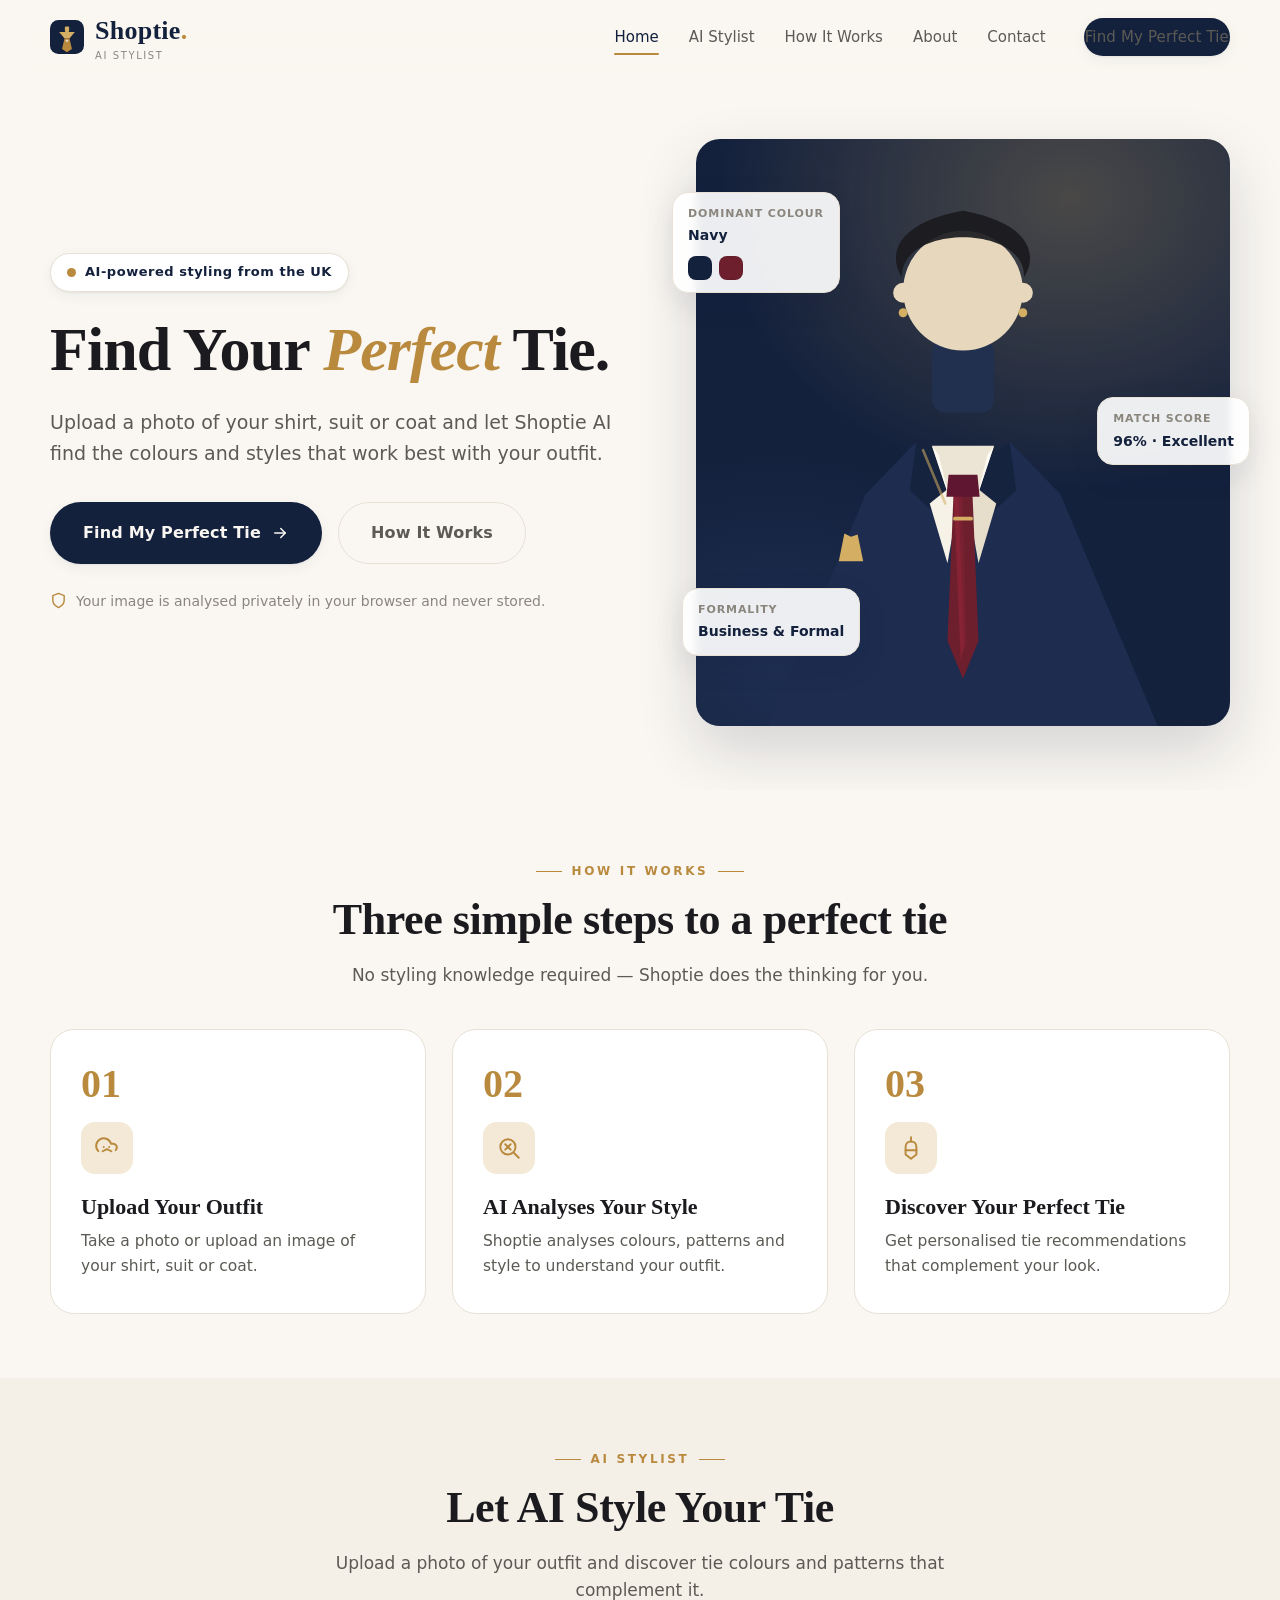
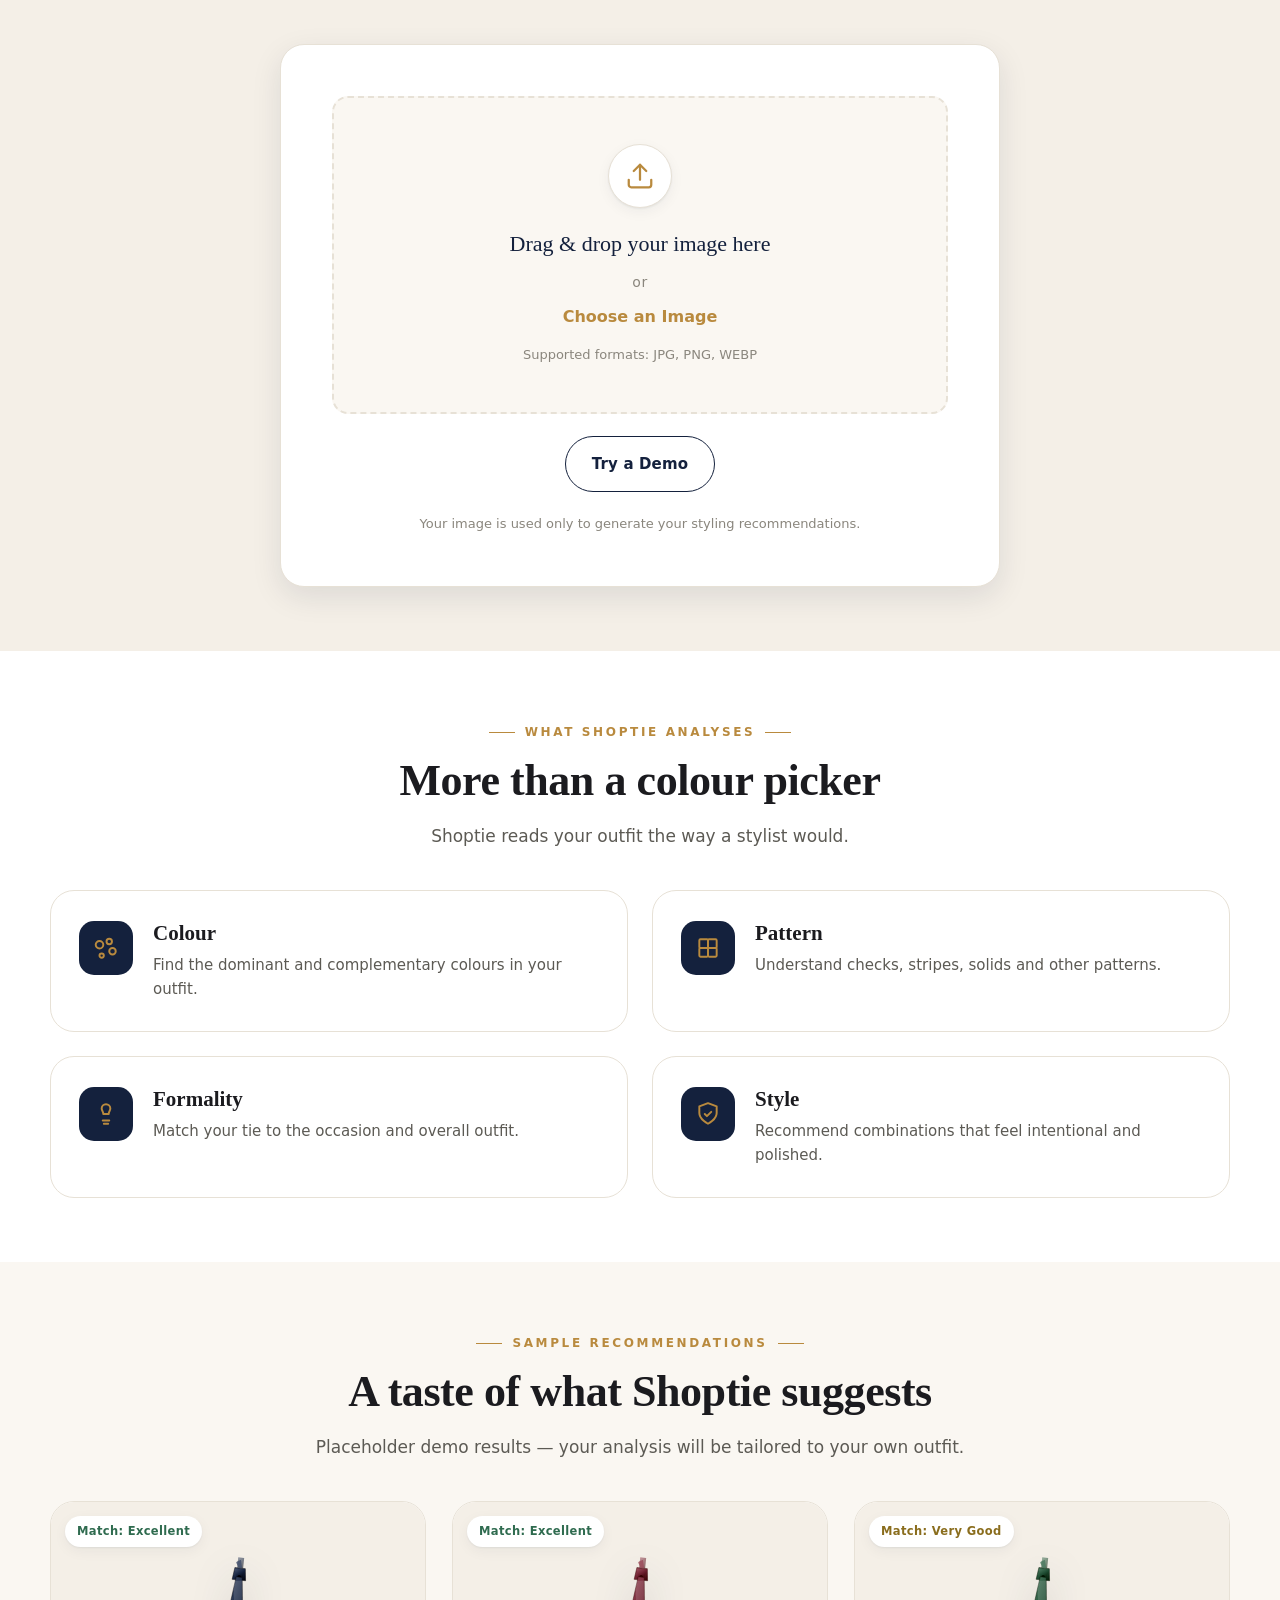
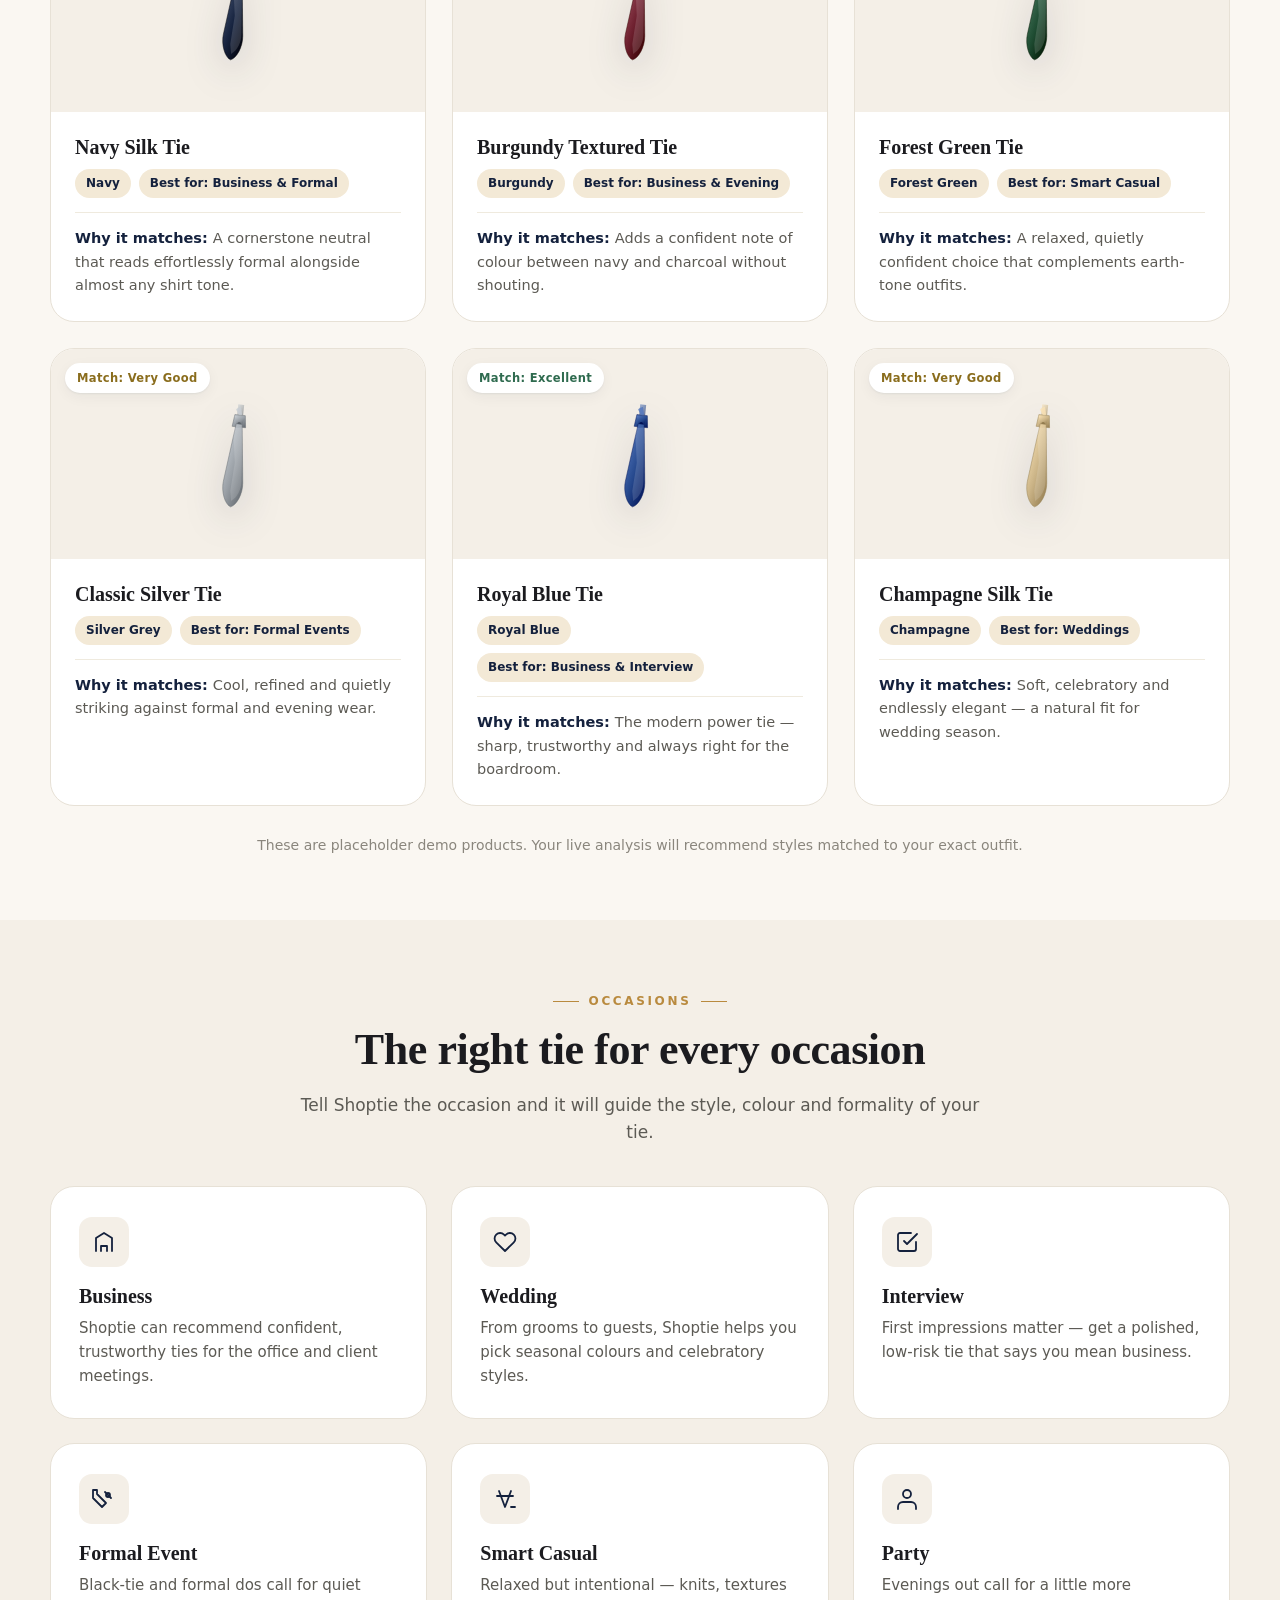
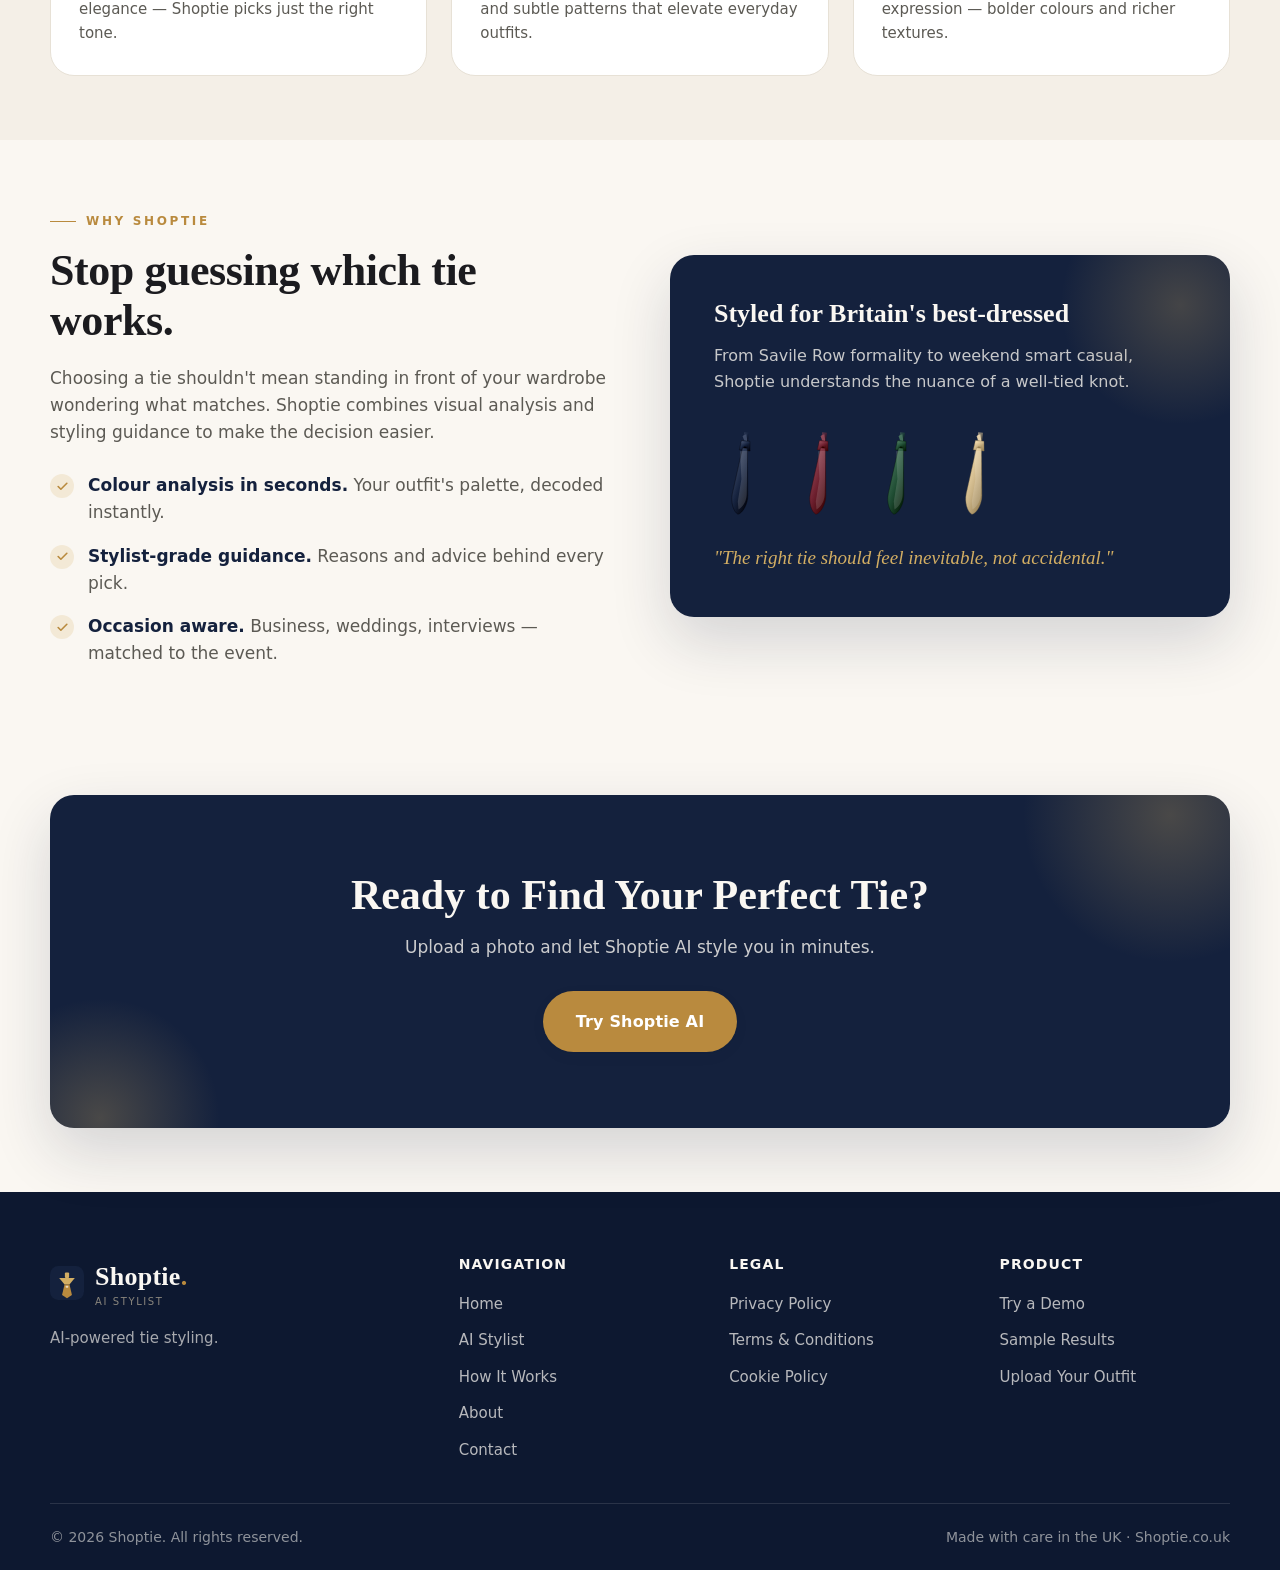
<file: index.html>
<!DOCTYPE html>
<html lang="en-GB">
<head>
  <meta charset="UTF-8">
  <meta name="viewport" content="width=device-width, initial-scale=1.0">
  <title>Shoptie AI Stylist | Find Your Perfect Tie</title>
  <meta name="description" content="Upload your shirt, suit or coat and let Shoptie AI recommend the perfect tie colours and styles for your outfit.">
  <meta name="theme-color" content="#14213D">
  <link rel="icon" type="image/svg+xml" href="favicon.svg">
<meta name="google-site-verification" content="ogkgAZM1aM62O9sqGj1YZwQmlVdobGZVuPK8S9Nncu4" />
  <!-- Open Graph -->
  <meta property="og:type" content="website">
  <meta property="og:site_name" content="Shoptie">
  <meta property="og:title" content="Shoptie AI Stylist | Find Your Perfect Tie">
  <meta property="og:description" content="Upload your shirt, suit or coat and let Shoptie AI recommend the perfect tie colours and styles for your outfit.">
  <meta property="og:url" content="https://shoptie.co.uk/">
  <meta property="og:image" content="https://shoptie.co.uk/assets/images/hero-suit.svg">
  <meta name="twitter:card" content="summary_large_image">

  <link rel="preload" href="assets/css/styles.css" as="style">
  <link rel="stylesheet" href="assets/css/styles.css">
</head>
  <meta name="google-site-verification" content="ogkgAZM1aM62O9sqGj1YZwQmlVdobGZVuPK8S9Nncu4" />
<body>
  <header class="site-header">
    <div class="container nav">
      <a class="brand" href="index.html" aria-label="Shoptie — home">
        <img src="assets/images/logo.svg" alt="" width="34" height="34">
        <span>
          <span class="brand-name">Shoptie<span>.</span></span>
          <span class="brand-tag">AI Stylist</span>
        </span>
      </a>

      <nav aria-label="Primary">
        <button class="nav-toggle" aria-expanded="false" aria-controls="nav-links" aria-label="Open menu">
          <svg viewBox="0 0 24 24" fill="none" stroke="currentColor" stroke-width="2" stroke-linecap="round"><path d="M3 6h18M3 12h18M3 18h18"/></svg>
        </button>
        <div class="nav-links" id="nav-links">
          <button class="nav-close" aria-label="Close menu">
            <svg viewBox="0 0 24 24" fill="none" stroke="currentColor" stroke-width="2" stroke-linecap="round"><path d="M6 6l12 12M18 6L6 18"/></svg>
          </button>
          <a href="index.html" aria-current="page">Home</a>
          <a href="stylist.html">AI Stylist</a>
          <a href="how-it-works.html">How It Works</a>
          <a href="about.html">About</a>
          <a href="contact.html">Contact</a>
          <a class="btn btn-primary nav-cta" href="stylist.html">Find My Perfect Tie</a>
        </div>
      </nav>
    </div>
  </header>

  <main>
    <!-- ===================== HERO ===================== -->
    <section class="hero" aria-labelledby="hero-title">
      <div class="container hero-inner">
        <div class="hero-copy">
          <span class="hero-badge"><span class="dot"></span> AI-powered styling from the UK</span>
          <h1 class="hero-title" id="hero-title">Find Your <em>Perfect</em> Tie.</h1>
          <p class="hero-sub">Upload a photo of your shirt, suit or coat and let Shoptie AI find the colours and styles that work best with your outfit.</p>
          <div class="hero-actions">
            <a class="btn btn-primary btn-lg" href="stylist.html">
              Find My Perfect Tie
              <svg viewBox="0 0 24 24" fill="none" stroke="currentColor" stroke-width="2" stroke-linecap="round" stroke-linejoin="round"><path d="M5 12h14"/><path d="M13 6l6 6-6 6"/></svg>
            </a>
            <a class="btn btn-ghost btn-lg" href="#how-it-works">How It Works</a>
          </div>
          <p class="hero-note">
            <svg viewBox="0 0 24 24" fill="none" stroke="currentColor" stroke-width="2" stroke-linecap="round" stroke-linejoin="round"><path d="M12 22s8-4 8-10V5l-8-3-8 3v7c0 6 8 10 8 10z"/></svg>
            Your image is analysed privately in your browser and never stored.
          </p>
        </div>

        <div class="hero-visual">
          <div class="hero-art">
            <img src="assets/images/hero-suit.svg" alt="An elegant navy suit with a burgundy tie, illustrated in a minimal premium style">
          </div>
          <div class="chip chip-1">
            <div class="chip-title">Dominant Colour</div>
            <div class="chip-value">Navy</div>
            <div class="chip-swatches">
              <span class="swatch" style="background:#14213D"></span>
              <span class="swatch" style="background:#6d1f2e"></span>
            </div>
          </div>
          <div class="chip chip-2">
            <div class="chip-title">Match Score</div>
            <div class="chip-value">96% · Excellent</div>
          </div>
          <div class="chip chip-3">
            <div class="chip-title">Formality</div>
            <div class="chip-value">Business &amp; Formal</div>
          </div>
        </div>
      </div>
    </section>

    <!-- ===================== HOW IT WORKS ===================== -->
    <section class="section" id="how-it-works" aria-labelledby="hiw-title">
      <div class="container">
        <div class="section-head center reveal">
          <span class="eyebrow">How It Works</span>
          <h2 class="section-title" id="hiw-title">Three simple steps to a perfect tie</h2>
          <p class="section-sub">No styling knowledge required — Shoptie does the thinking for you.</p>
        </div>
        <div class="steps">
          <article class="step reveal">
            <span class="step-num">01</span>
            <div class="step-icon">
              <svg viewBox="0 0 24 24" fill="none" stroke="currentColor" stroke-width="1.8" stroke-linecap="round" stroke-linejoin="round"><path d="M4 14.9A7 7 0 1 1 15.7 8h1.8a3.5 3.5 0 0 1 2.5 6"/><path d="M14 11v0"/><path d="M9 11v0"/><path d="M16 15l-4-2-4 2"/></svg>
            </div>
            <h3>Upload Your Outfit</h3>
            <p>Take a photo or upload an image of your shirt, suit or coat.</p>
          </article>
          <article class="step reveal">
            <span class="step-num">02</span>
            <div class="step-icon">
              <svg viewBox="0 0 24 24" fill="none" stroke="currentColor" stroke-width="1.8" stroke-linecap="round" stroke-linejoin="round"><circle cx="11" cy="11" r="7"/><path d="M21 21l-4.35-4.35"/><path d="M8.5 8.5l5 5M13.5 8.5l-5 5"/></svg>
            </div>
            <h3>AI Analyses Your Style</h3>
            <p>Shoptie analyses colours, patterns and style to understand your outfit.</p>
          </article>
          <article class="step reveal">
            <span class="step-num">03</span>
            <div class="step-icon">
              <svg viewBox="0 0 24 24" fill="none" stroke="currentColor" stroke-width="1.8" stroke-linecap="round" stroke-linejoin="round"><path d="M12 2v4"/><path d="M12 6c-3 0-5 2-5 5v7l5 4 5-4v-7c0-3-2-5-5-5z"/><path d="M7 14h10"/></svg>
            </div>
            <h3>Discover Your Perfect Tie</h3>
            <p>Get personalised tie recommendations that complement your look.</p>
          </article>
        </div>
      </div>
    </section>

    <!-- ===================== AI STYLIST ===================== -->
    <section class="section section-alt" id="ai-stylist" aria-labelledby="stylist-title">
      <div class="container">
        <div class="section-head center reveal">
          <span class="eyebrow">AI Stylist</span>
          <h2 class="section-title" id="stylist-title">Let AI Style Your Tie</h2>
          <p class="section-sub">Upload a photo of your outfit and discover tie colours and patterns that complement it.</p>
        </div>
        <div class="stylist-card reveal">
          <a class="dropzone" href="stylist.html" aria-label="Open the AI Stylist to upload your outfit" style="text-decoration:none; display:block;">
            <div class="dropzone-ico">
              <svg viewBox="0 0 24 24" fill="none" stroke="currentColor" stroke-width="1.8" stroke-linecap="round" stroke-linejoin="round"><path d="M21 15v4a2 2 0 0 1-2 2H5a2 2 0 0 1-2-2v-4"/><path d="M17 8l-5-5-5 5"/><path d="M12 3v12"/></svg>
            </div>
            <div class="dropzone-title">Drag &amp; drop your image here</div>
            <div class="dropzone-or">or</div>
            <div class="dropzone-btn">Choose an Image</div>
            <div class="dropzone-formats">Supported formats: JPG, PNG, WEBP</div>
          </a>
          <div style="text-align:center; margin-top:22px;">
            <a class="btn btn-outline" href="stylist.html#demo">Try a Demo</a>
          </div>
          <p class="form-note" style="text-align:center; margin-top:22px;">
            Your image is used only to generate your styling recommendations.
          </p>
        </div>
      </div>
    </section>

    <!-- ===================== WHAT SHOPTIE ANALYSES ===================== -->
    <section class="section section-paper" aria-labelledby="analyse-title">
      <div class="container">
        <div class="section-head center reveal">
          <span class="eyebrow">What Shoptie Analyses</span>
          <h2 class="section-title" id="analyse-title">More than a colour picker</h2>
          <p class="section-sub">Shoptie reads your outfit the way a stylist would.</p>
        </div>
        <div class="features">
          <article class="feature reveal">
            <div class="feature-ico">
              <svg viewBox="0 0 24 24" fill="none" stroke="currentColor" stroke-width="1.8" stroke-linecap="round" stroke-linejoin="round"><circle cx="6" cy="9" r="3.5"/><circle cx="15" cy="6" r="2.5"/><circle cx="18" cy="15" r="3"/><circle cx="8" cy="19" r="2"/></svg>
            </div>
            <div>
              <h3>Colour</h3>
              <p>Find the dominant and complementary colours in your outfit.</p>
            </div>
          </article>
          <article class="feature reveal">
            <div class="feature-ico">
              <svg viewBox="0 0 24 24" fill="none" stroke="currentColor" stroke-width="1.8" stroke-linecap="round" stroke-linejoin="round"><rect x="4" y="4" width="8" height="8" rx="1"/><rect x="12" y="4" width="8" height="8" rx="1"/><rect x="4" y="12" width="8" height="8" rx="1"/><rect x="12" y="12" width="8" height="8" rx="1"/></svg>
            </div>
            <div>
              <h3>Pattern</h3>
              <p>Understand checks, stripes, solids and other patterns.</p>
            </div>
          </article>
          <article class="feature reveal">
            <div class="feature-ico">
              <svg viewBox="0 0 24 24" fill="none" stroke="currentColor" stroke-width="1.8" stroke-linecap="round" stroke-linejoin="round"><path d="M9 18h6M10 21h4"/><path d="M12 3a4 4 0 0 1 4 4c0 2-1.5 2.5-1.5 5h-5c0-2.5-1.5-3-1.5-5a4 4 0 0 1 4-4z"/></svg>
            </div>
            <div>
              <h3>Formality</h3>
              <p>Match your tie to the occasion and overall outfit.</p>
            </div>
          </article>
          <article class="feature reveal">
            <div class="feature-ico">
              <svg viewBox="0 0 24 24" fill="none" stroke="currentColor" stroke-width="1.8" stroke-linecap="round" stroke-linejoin="round"><path d="M12 21s-8-4-8-10V5l8-3 8 3v6c0 6-8 10-8 10z"/><path d="M9 12l2 2 4-4"/></svg>
            </div>
            <div>
              <h3>Style</h3>
              <p>Recommend combinations that feel intentional and polished.</p>
            </div>
          </article>
        </div>
      </div>
    </section>

    <!-- ===================== SAMPLE RECOMMENDATIONS ===================== -->
    <section class="section" aria-labelledby="samples-title">
      <div class="container">
        <div class="section-head center reveal">
          <span class="eyebrow">Sample Recommendations</span>
          <h2 class="section-title" id="samples-title">A taste of what Shoptie suggests</h2>
          <p class="section-sub">Placeholder demo results — your analysis will be tailored to your own outfit.</p>
        </div>
        <div class="reco-grid" id="js-samples">
          <article class="reco-card reveal">
            <div class="reco-art"><span class="reco-match excellent">Match: Excellent</span><div class="js-sample-tie" data-hex="#16233f" data-pattern="Solid silk" data-id="s1"></div></div>
            <div class="reco-body">
              <h3>Navy Silk Tie</h3>
              <div class="reco-tags"><span class="reco-tag">Navy</span><span class="reco-tag">Best for: Business &amp; Formal</span></div>
              <p class="reco-why"><strong>Why it matches: </strong>A cornerstone neutral that reads effortlessly formal alongside almost any shirt tone.</p>
            </div>
          </article>
          <article class="reco-card reveal">
            <div class="reco-art"><span class="reco-match excellent">Match: Excellent</span><div class="js-sample-tie" data-hex="#6d1f2e" data-pattern="Textured weave" data-id="s2"></div></div>
            <div class="reco-body">
              <h3>Burgundy Textured Tie</h3>
              <div class="reco-tags"><span class="reco-tag">Burgundy</span><span class="reco-tag">Best for: Business &amp; Evening</span></div>
              <p class="reco-why"><strong>Why it matches: </strong>Adds a confident note of colour between navy and charcoal without shouting.</p>
            </div>
          </article>
          <article class="reco-card reveal">
            <div class="reco-art"><span class="reco-match verygood">Match: Very Good</span><div class="js-sample-tie" data-hex="#1f4d33" data-pattern="Solid" data-id="s3"></div></div>
            <div class="reco-body">
              <h3>Forest Green Tie</h3>
              <div class="reco-tags"><span class="reco-tag">Forest Green</span><span class="reco-tag">Best for: Smart Casual</span></div>
              <p class="reco-why"><strong>Why it matches: </strong>A relaxed, quietly confident choice that complements earth-tone outfits.</p>
            </div>
          </article>
          <article class="reco-card reveal">
            <div class="reco-art"><span class="reco-match verygood">Match: Very Good</span><div class="js-sample-tie" data-hex="#9aa0a6" data-pattern="Solid" data-id="s4"></div></div>
            <div class="reco-body">
              <h3>Classic Silver Tie</h3>
              <div class="reco-tags"><span class="reco-tag">Silver Grey</span><span class="reco-tag">Best for: Formal Events</span></div>
              <p class="reco-why"><strong>Why it matches: </strong>Cool, refined and quietly striking against formal and evening wear.</p>
            </div>
          </article>
          <article class="reco-card reveal">
            <div class="reco-art"><span class="reco-match excellent">Match: Excellent</span><div class="js-sample-tie" data-hex="#274a8f" data-pattern="Solid" data-id="s5"></div></div>
            <div class="reco-body">
              <h3>Royal Blue Tie</h3>
              <div class="reco-tags"><span class="reco-tag">Royal Blue</span><span class="reco-tag">Best for: Business &amp; Interview</span></div>
              <p class="reco-why"><strong>Why it matches: </strong>The modern power tie — sharp, trustworthy and always right for the boardroom.</p>
            </div>
          </article>
          <article class="reco-card reveal">
            <div class="reco-art"><span class="reco-match verygood">Match: Very Good</span><div class="js-sample-tie" data-hex="#cbb487" data-pattern="Silk" data-id="s6"></div></div>
            <div class="reco-body">
              <h3>Champagne Silk Tie</h3>
              <div class="reco-tags"><span class="reco-tag">Champagne</span><span class="reco-tag">Best for: Weddings</span></div>
              <p class="reco-why"><strong>Why it matches: </strong>Soft, celebratory and endlessly elegant — a natural fit for wedding season.</p>
            </div>
          </article>
        </div>
        <p class="demo-note">These are placeholder demo products. Your live analysis will recommend styles matched to your exact outfit.</p>
      </div>
    </section>

    <!-- ===================== OCCASIONS ===================== -->
    <section class="section section-alt" aria-labelledby="occasions-title">
      <div class="container">
        <div class="section-head center reveal">
          <span class="eyebrow">Occasions</span>
          <h2 class="section-title" id="occasions-title">The right tie for every occasion</h2>
          <p class="section-sub">Tell Shoptie the occasion and it will guide the style, colour and formality of your tie.</p>
        </div>
        <div class="occasions">
          <article class="occasion reveal">
            <div class="occasion-ico"><svg viewBox="0 0 24 24" fill="none" stroke="currentColor" stroke-width="1.8" stroke-linecap="round" stroke-linejoin="round"><path d="M4 21V8l8-5 8 5v13"/><path d="M9 21v-5h6v5"/></svg></div>
            <h3>Business</h3>
            <p>Shoptie can recommend confident, trustworthy ties for the office and client meetings.</p>
          </article>
          <article class="occasion reveal">
            <div class="occasion-ico"><svg viewBox="0 0 24 24" fill="none" stroke="currentColor" stroke-width="1.8" stroke-linecap="round" stroke-linejoin="round"><path d="M20.8 4.6a5.5 5.5 0 0 0-7.8 0L12 5.6l-1-1a5.5 5.5 0 0 0-7.8 7.8l1 1L12 21l7.8-7.6 1-1a5.5 5.5 0 0 0 0-7.8z"/></svg></div>
            <h3>Wedding</h3>
            <p>From grooms to guests, Shoptie helps you pick seasonal colours and celebratory styles.</p>
          </article>
          <article class="occasion reveal">
            <div class="occasion-ico"><svg viewBox="0 0 24 24" fill="none" stroke="currentColor" stroke-width="1.8" stroke-linecap="round" stroke-linejoin="round"><path d="M9 11l3 3L22 4"/><path d="M21 12v7a2 2 0 0 1-2 2H5a2 2 0 0 1-2-2V5a2 2 0 0 1 2-2h11"/></svg></div>
            <h3>Interview</h3>
            <p>First impressions matter — get a polished, low-risk tie that says you mean business.</p>
          </article>
          <article class="occasion reveal">
            <div class="occasion-ico"><svg viewBox="0 0 24 24" fill="none" stroke="currentColor" stroke-width="1.8" stroke-linecap="round" stroke-linejoin="round"><path d="M5 3v4l9 9-4 4-9-9V3h4zM13 5l6 6"/><circle cx="16" cy="8" r="2"/></svg></div>
            <h3>Formal Event</h3>
            <p>Black-tie and formal dos call for quiet elegance — Shoptie picks just the right tone.</p>
          </article>
          <article class="occasion reveal">
            <div class="occasion-ico"><svg viewBox="0 0 24 24" fill="none" stroke="currentColor" stroke-width="1.8" stroke-linecap="round" stroke-linejoin="round"><path d="M6 4l6 16 6-16"/><path d="M4 9h16"/><path d="M18 20h4"/></svg></div>
            <h3>Smart Casual</h3>
            <p>Relaxed but intentional — knits, textures and subtle patterns that elevate everyday outfits.</p>
          </article>
          <article class="occasion reveal">
            <div class="occasion-ico"><svg viewBox="0 0 24 24" fill="none" stroke="currentColor" stroke-width="1.8" stroke-linecap="round" stroke-linejoin="round"><path d="M3 22v-2a5 5 0 0 1 5-5h8a5 5 0 0 1 5 5v2"/><circle cx="12" cy="7" r="4"/></svg></div>
            <h3>Party</h3>
            <p>Evenings out call for a little more expression — bolder colours and richer textures.</p>
          </article>
        </div>
      </div>
    </section>

    <!-- ===================== WHY SHOPTIE ===================== -->
    <section class="section" aria-labelledby="why-title">
      <div class="container why">
        <div class="why-copy">
          <div class="eyebrow reveal">Why Shoptie</div>
          <h2 class="section-title reveal" id="why-title">Stop guessing which tie works.</h2>
          <p class="reveal" style="margin-top:18px;">Choosing a tie shouldn't mean standing in front of your wardrobe wondering what matches. Shoptie combines visual analysis and styling guidance to make the decision easier.</p>
          <div class="why-points">
            <div class="why-point reveal">
              <span class="tick"><svg viewBox="0 0 24 24" fill="none" stroke="currentColor" stroke-width="3" stroke-linecap="round" stroke-linejoin="round"><path d="M20 6L9 17l-5-5"/></svg></span>
              <p><strong>Colour analysis in seconds.</strong> Your outfit's palette, decoded instantly.</p>
            </div>
            <div class="why-point reveal">
              <span class="tick"><svg viewBox="0 0 24 24" fill="none" stroke="currentColor" stroke-width="3" stroke-linecap="round" stroke-linejoin="round"><path d="M20 6L9 17l-5-5"/></svg></span>
              <p><strong>Stylist-grade guidance.</strong> Reasons and advice behind every pick.</p>
            </div>
            <div class="why-point reveal">
              <span class="tick"><svg viewBox="0 0 24 24" fill="none" stroke="currentColor" stroke-width="3" stroke-linecap="round" stroke-linejoin="round"><path d="M20 6L9 17l-5-5"/></svg></span>
              <p><strong>Occasion aware.</strong> Business, weddings, interviews — matched to the event.</p>
            </div>
          </div>
        </div>
        <div class="why-visual reveal">
          <h3>Styled for Britain's best-dressed</h3>
          <p>From Savile Row formality to weekend smart casual, Shoptie understands the nuance of a well-tied knot.</p>
          <div class="mini-ties" aria-hidden="true">
            <div class="js-mini-tie" data-hex="#16233f" data-pattern="Solid silk" data-id="m1"></div>
            <div class="js-mini-tie" data-hex="#6d1f2e" data-pattern="Textured weave" data-id="m2"></div>
            <div class="js-mini-tie" data-hex="#1f4d33" data-pattern="Solid" data-id="m3"></div>
            <div class="js-mini-tie" data-hex="#cbb487" data-pattern="Silk" data-id="m4"></div>
          </div>
          <p class="quote">"The right tie should feel inevitable, not accidental."</p>
        </div>
      </div>
    </section>

    <!-- ===================== FINAL CTA ===================== -->
    <section class="section" aria-labelledby="cta-title">
      <div class="container">
        <div class="cta-band reveal">
          <h2 id="cta-title">Ready to Find Your Perfect Tie?</h2>
          <p>Upload a photo and let Shoptie AI style you in minutes.</p>
          <a class="btn btn-gold btn-lg" href="stylist.html">Try Shoptie AI</a>
        </div>
      </div>
    </section>
  </main>

  <footer class="site-footer">
    <div class="container">
      <div class="footer-main">
        <div class="footer-brand">
          <a class="brand" href="index.html" aria-label="Shoptie — home">
            <img src="assets/images/logo.svg" alt="" width="34" height="34">
            <span>
              <span class="brand-name">Shoptie<span>.</span></span>
              <span class="brand-tag">AI Stylist</span>
            </span>
          </a>
          <p>AI-powered tie styling.</p>
        </div>
        <nav class="footer-col" aria-label="Footer navigation">
          <h4>Navigation</h4>
          <ul>
            <li><a href="index.html">Home</a></li>
            <li><a href="stylist.html">AI Stylist</a></li>
            <li><a href="how-it-works.html">How It Works</a></li>
            <li><a href="about.html">About</a></li>
            <li><a href="contact.html">Contact</a></li>
          </ul>
        </nav>
        <nav class="footer-col" aria-label="Legal">
          <h4>Legal</h4>
          <ul>
            <li><a href="privacy.html">Privacy Policy</a></li>
            <li><a href="terms.html">Terms &amp; Conditions</a></li>
            <li><a href="privacy.html#cookies">Cookie Policy</a></li>
          </ul>
        </nav>
        <div class="footer-col" aria-label="Featured">
          <h4>Product</h4>
          <ul>
            <li><a href="stylist.html#demo">Try a Demo</a></li>
            <li><a href="results.html">Sample Results</a></li>
            <li><a href="stylist.html">Upload Your Outfit</a></li>
          </ul>
        </div>
      </div>
      <div class="footer-bottom">
        <span>© <span data-year>2026</span> Shoptie. All rights reserved.</span>
        <span>Made with care in the UK · Shoptie.co.uk</span>
      </div>
    </div>
  </footer>

  <script src="assets/js/tie-svg.js"></script>
  <script src="assets/js/main.js"></script>
  <script>
    /* Render sample & mini tie illustrations */
    document.querySelectorAll('.js-sample-tie, .js-mini-tie').forEach(function (el) {
      if (window.ShoptieTie) {
        el.innerHTML = ShoptieTie.render(el.dataset.hex, el.dataset.pattern, el.classList.contains('js-mini-tie') ? 96 : 150, el.dataset.id);
      }
    });
  </script>
</body>
</html>
</file>
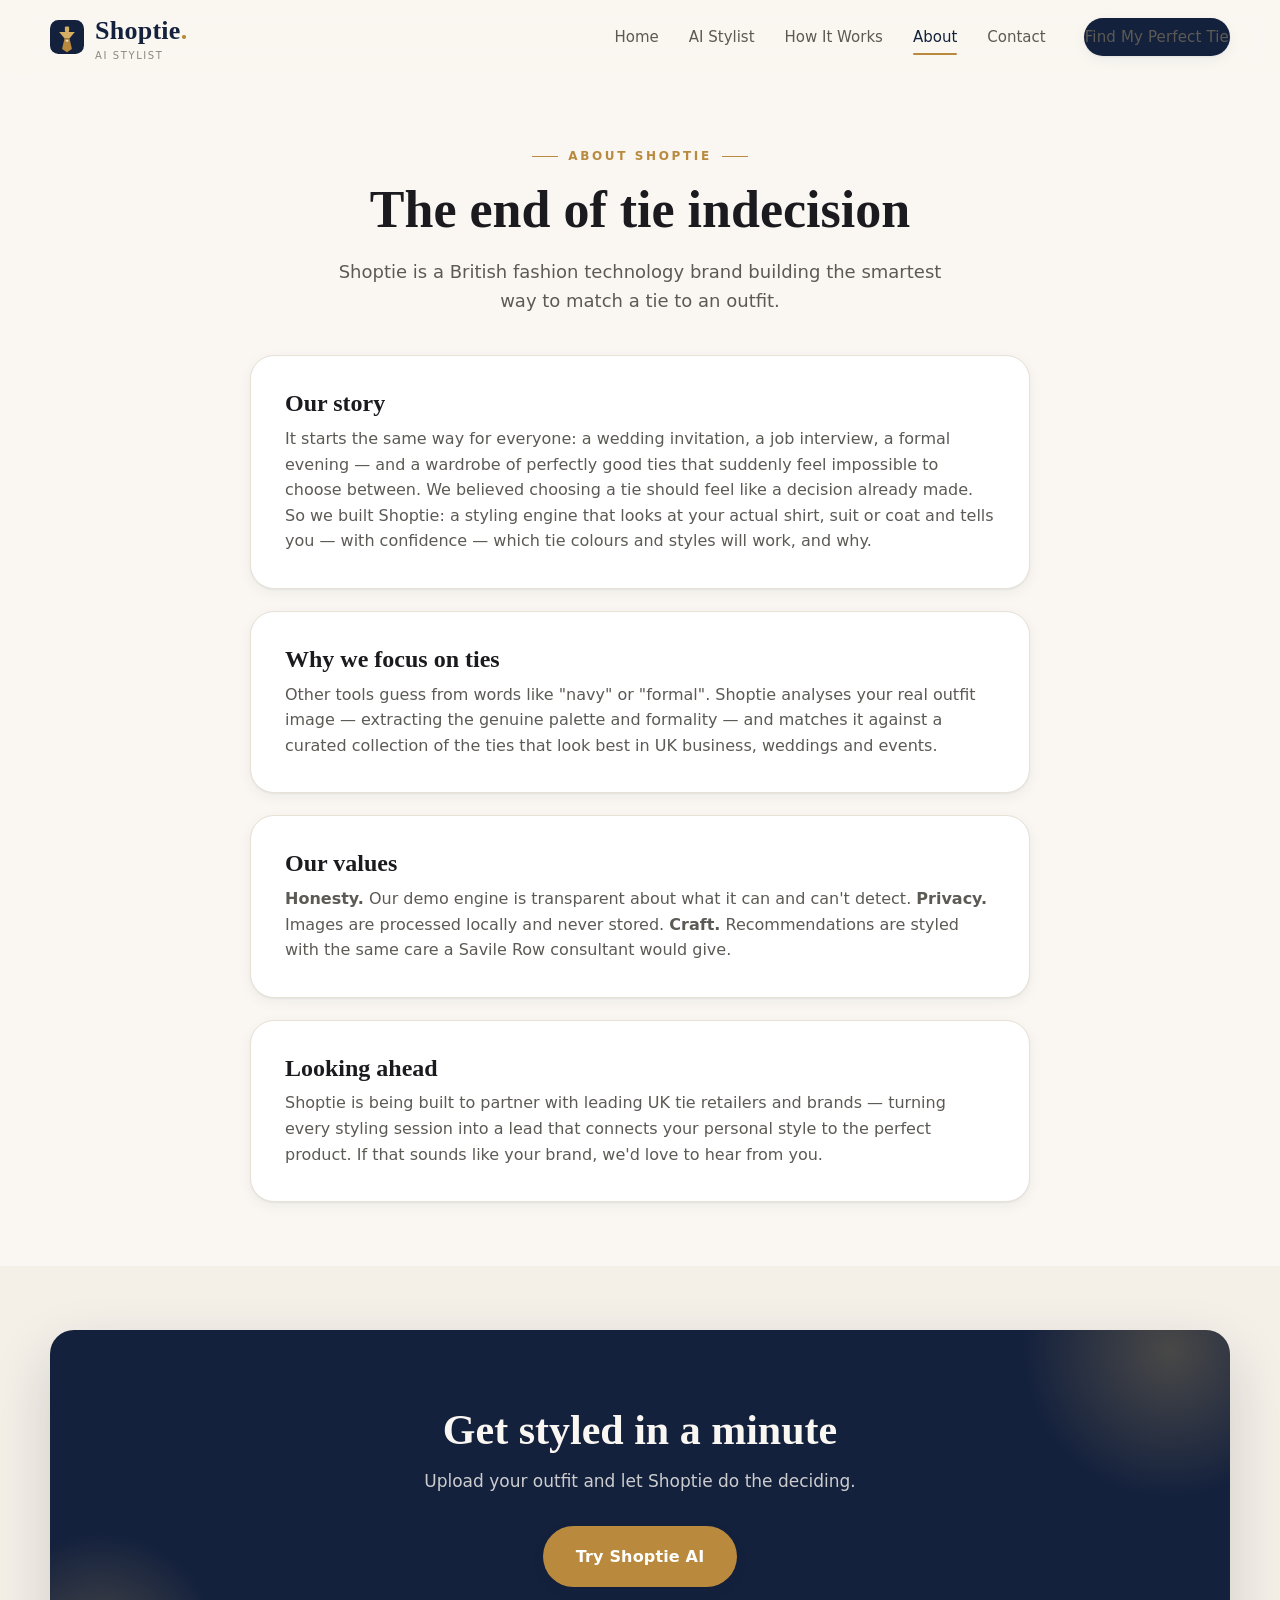
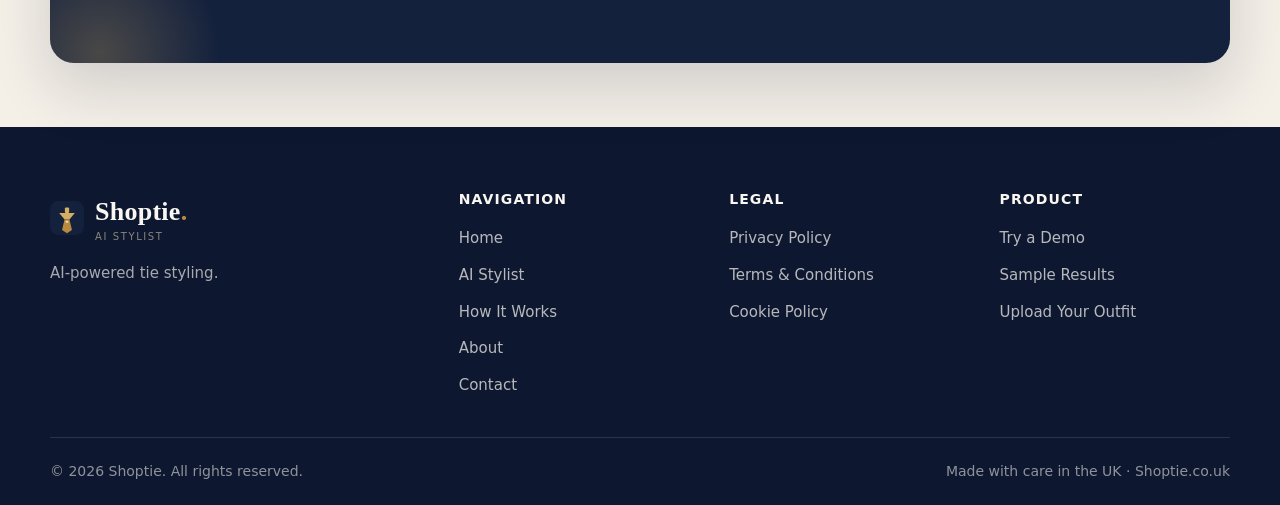
<file: about.html>
<!DOCTYPE html>
<html lang="en-GB">
<head>
  <meta charset="UTF-8">
  <meta name="viewport" content="width=device-width, initial-scale=1.0">
  <title>About Shoptie — AI Tie Styling from the UK</title>
  <meta name="description" content="Shoptie is a British fashion technology brand on a mission to end tie-related indecision with AI-powered, personalised styling.">
  <meta name="theme-color" content="#14213D">
  <link rel="icon" type="image/svg+xml" href="favicon.svg">

  <meta property="og:type" content="website">
  <meta property="og:site_name" content="Shoptie">
  <meta property="og:title" content="About Shoptie — AI Tie Styling from the UK">
  <meta property="og:description" content="A British fashion technology brand removing the guesswork from choosing a tie.">
  <meta property="og:url" content="https://shoptie.co.uk/about">

  <link rel="stylesheet" href="assets/css/styles.css">
</head>
<body>
  <header class="site-header">
    <div class="container nav">
      <a class="brand" href="index.html" aria-label="Shoptie — home">
        <img src="assets/images/logo.svg" alt="" width="34" height="34">
        <span>
          <span class="brand-name">Shoptie<span>.</span></span>
          <span class="brand-tag">AI Stylist</span>
        </span>
      </a>

      <nav aria-label="Primary">
        <button class="nav-toggle" aria-expanded="false" aria-controls="nav-links" aria-label="Open menu">
          <svg viewBox="0 0 24 24" fill="none" stroke="currentColor" stroke-width="2" stroke-linecap="round"><path d="M3 6h18M3 12h18M3 18h18"/></svg>
        </button>
        <div class="nav-links" id="nav-links">
          <button class="nav-close" aria-label="Close menu">
            <svg viewBox="0 0 24 24" fill="none" stroke="currentColor" stroke-width="2" stroke-linecap="round"><path d="M6 6l12 12M18 6L6 18"/></svg>
          </button>
          <a href="index.html">Home</a>
          <a href="stylist.html">AI Stylist</a>
          <a href="how-it-works.html">How It Works</a>
          <a href="about.html" aria-current="page">About</a>
          <a href="contact.html">Contact</a>
          <a class="btn btn-primary nav-cta" href="stylist.html">Find My Perfect Tie</a>
        </div>
      </nav>
    </div>
  </header>

  <main>
    <section class="page-hero" aria-labelledby="about-title">
      <div class="container">
        <span class="eyebrow">About Shoptie</span>
        <h1 id="about-title">The end of tie indecision</h1>
        <p>Shoptie is a British fashion technology brand building the smartest way to match a tie to an outfit.</p>
      </div>
    </section>

    <section class="section" style="padding-top:0;">
      <div class="container">
        <div class="card-stack">
          <div class="panel reveal">
            <h2>Our story</h2>
            <p>It starts the same way for everyone: a wedding invitation, a job interview, a formal evening — and a wardrobe of perfectly good ties that suddenly feel impossible to choose between. We believed choosing a tie should feel like a decision already made.</p>
            <p>So we built Shoptie: a styling engine that looks at your actual shirt, suit or coat and tells you — with confidence — which tie colours and styles will work, and why.</p>
          </div>
          <div class="panel reveal">
            <h2>Why we focus on ties</h2>
            <p>Other tools guess from words like "navy" or "formal". Shoptie analyses your real outfit image — extracting the genuine palette and formality — and matches it against a curated collection of the ties that look best in UK business, weddings and events.</p>
          </div>
          <div class="panel reveal">
            <h2>Our values</h2>
            <p><strong>Honesty.</strong> Our demo engine is transparent about what it can and can't detect. <strong>Privacy.</strong> Images are processed locally and never stored. <strong>Craft.</strong> Recommendations are styled with the same care a Savile Row consultant would give.</p>
          </div>
          <div class="panel reveal">
            <h2>Looking ahead</h2>
            <p>Shoptie is being built to partner with leading UK tie retailers and brands — turning every styling session into a lead that connects your personal style to the perfect product. If that sounds like your brand, we'd love to hear from you.</p>
          </div>
        </div>
      </div>
    </section>

    <section class="section section-alt">
      <div class="container">
        <div class="cta-band reveal">
          <h2>Get styled in a minute</h2>
          <p>Upload your outfit and let Shoptie do the deciding.</p>
          <a class="btn btn-gold btn-lg" href="stylist.html">Try Shoptie AI</a>
        </div>
      </div>
    </section>
  </main>

  <footer class="site-footer">
    <div class="container">
      <div class="footer-main">
        <div class="footer-brand">
          <a class="brand" href="index.html" aria-label="Shoptie — home">
            <img src="assets/images/logo.svg" alt="" width="34" height="34">
            <span>
              <span class="brand-name">Shoptie<span>.</span></span>
              <span class="brand-tag">AI Stylist</span>
            </span>
          </a>
          <p>AI-powered tie styling.</p>
        </div>
        <nav class="footer-col" aria-label="Footer navigation">
          <h4>Navigation</h4>
          <ul>
            <li><a href="index.html">Home</a></li>
            <li><a href="stylist.html">AI Stylist</a></li>
            <li><a href="how-it-works.html">How It Works</a></li>
            <li><a href="about.html">About</a></li>
            <li><a href="contact.html">Contact</a></li>
          </ul>
        </nav>
        <nav class="footer-col" aria-label="Legal">
          <h4>Legal</h4>
          <ul>
            <li><a href="privacy.html">Privacy Policy</a></li>
            <li><a href="terms.html">Terms &amp; Conditions</a></li>
            <li><a href="privacy.html#cookies">Cookie Policy</a></li>
          </ul>
        </nav>
        <div class="footer-col" aria-label="Featured">
          <h4>Product</h4>
          <ul>
            <li><a href="stylist.html#demo">Try a Demo</a></li>
            <li><a href="results.html">Sample Results</a></li>
            <li><a href="stylist.html">Upload Your Outfit</a></li>
          </ul>
        </div>
      </div>
      <div class="footer-bottom">
        <span>© <span data-year>2026</span> Shoptie. All rights reserved.</span>
        <span>Made with care in the UK · Shoptie.co.uk</span>
      </div>
    </div>
  </footer>

  <script src="assets/js/main.js"></script>
</body>
</html>
</file>
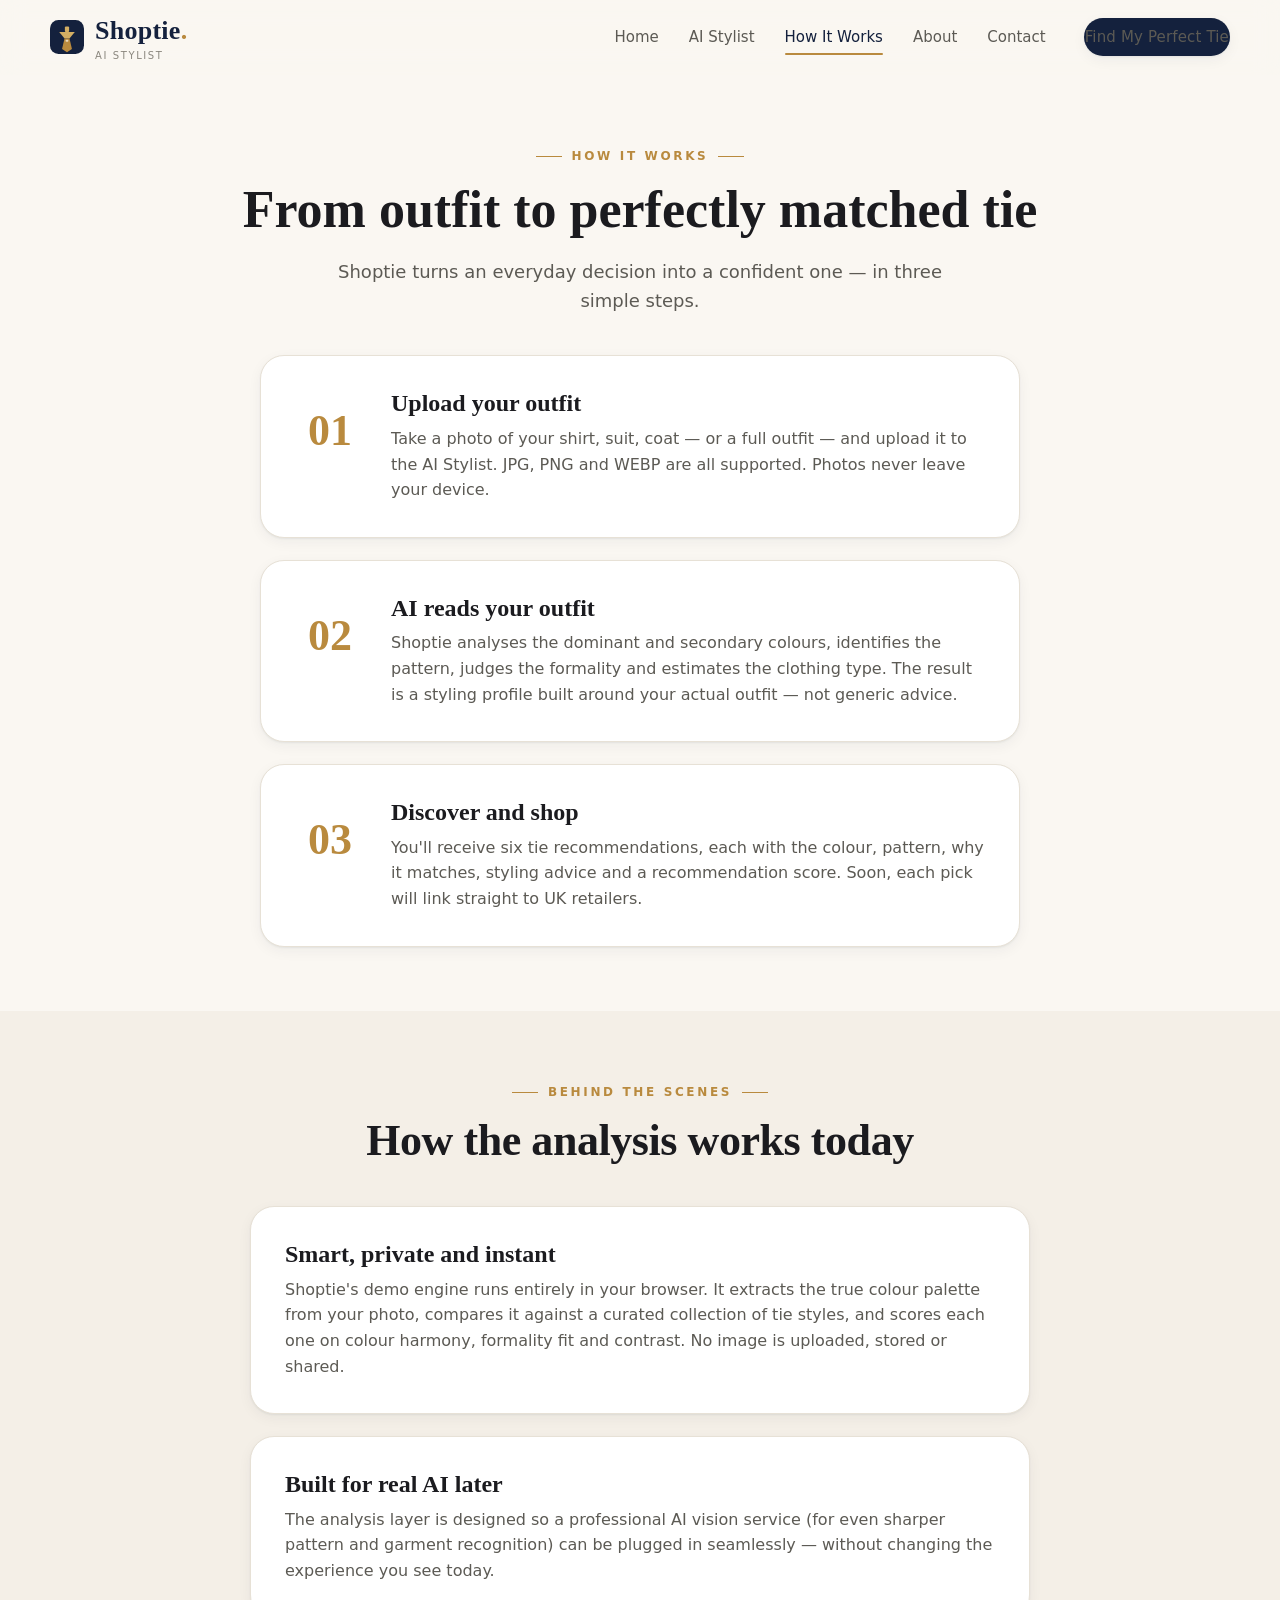
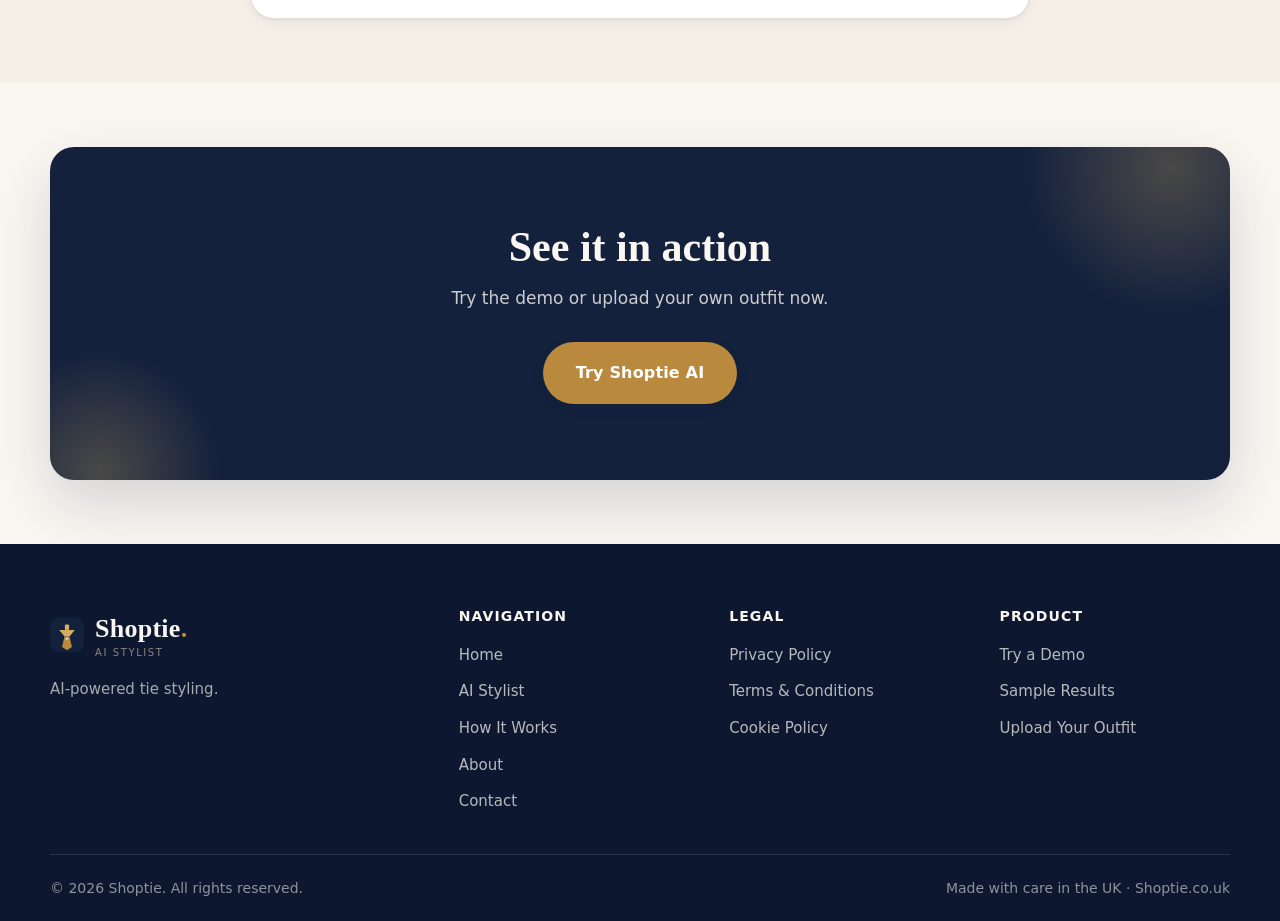
<file: how-it-works.html>
<!DOCTYPE html>
<html lang="en-GB">
<head>
  <meta charset="UTF-8">
  <meta name="viewport" content="width=device-width, initial-scale=1.0">
  <title>How Shoptie Works — Shoptie AI Stylist</title>
  <meta name="description" content="Learn how Shoptie AI analyses your outfit — upload a photo, get your colours analysed, and receive personalised tie recommendations.">
  <meta name="theme-color" content="#14213D">
  <link rel="icon" type="image/svg+xml" href="favicon.svg">

  <meta property="og:type" content="website">
  <meta property="og:site_name" content="Shoptie">
  <meta property="og:title" content="How Shoptie Works — Shoptie AI Stylist">
  <meta property="og:description" content="Upload a photo, let AI analyse your outfit, and discover the perfect tie.">
  <meta property="og:url" content="https://shoptie.co.uk/how-it-works">

  <link rel="stylesheet" href="assets/css/styles.css">
</head>
<body>
  <header class="site-header">
    <div class="container nav">
      <a class="brand" href="index.html" aria-label="Shoptie — home">
        <img src="assets/images/logo.svg" alt="" width="34" height="34">
        <span>
          <span class="brand-name">Shoptie<span>.</span></span>
          <span class="brand-tag">AI Stylist</span>
        </span>
      </a>

      <nav aria-label="Primary">
        <button class="nav-toggle" aria-expanded="false" aria-controls="nav-links" aria-label="Open menu">
          <svg viewBox="0 0 24 24" fill="none" stroke="currentColor" stroke-width="2" stroke-linecap="round"><path d="M3 6h18M3 12h18M3 18h18"/></svg>
        </button>
        <div class="nav-links" id="nav-links">
          <button class="nav-close" aria-label="Close menu">
            <svg viewBox="0 0 24 24" fill="none" stroke="currentColor" stroke-width="2" stroke-linecap="round"><path d="M6 6l12 12M18 6L6 18"/></svg>
          </button>
          <a href="index.html">Home</a>
          <a href="stylist.html">AI Stylist</a>
          <a href="how-it-works.html" aria-current="page">How It Works</a>
          <a href="about.html">About</a>
          <a href="contact.html">Contact</a>
          <a class="btn btn-primary nav-cta" href="stylist.html">Find My Perfect Tie</a>
        </div>
      </nav>
    </div>
  </header>

  <main>
    <section class="page-hero" aria-labelledby="hiw-page-title">
      <div class="container">
        <span class="eyebrow">How It Works</span>
        <h1 id="hiw-page-title">From outfit to perfectly matched tie</h1>
        <p>Shoptie turns an everyday decision into a confident one — in three simple steps.</p>
      </div>
    </section>

    <section class="section" style="padding-top:0;">
      <div class="container timeline">
        <article class="tline-item panel reveal">
          <div class="tline-num">01</div>
          <div>
            <h2>Upload your outfit</h2>
            <p>Take a photo of your shirt, suit, coat — or a full outfit — and upload it to the AI Stylist. JPG, PNG and WEBP are all supported. Photos never leave your device.</p>
          </div>
        </article>
        <article class="tline-item panel reveal">
          <div class="tline-num">02</div>
          <div>
            <h2>AI reads your outfit</h2>
            <p>Shoptie analyses the dominant and secondary colours, identifies the pattern, judges the formality and estimates the clothing type. The result is a styling profile built around your actual outfit — not generic advice.</p>
          </div>
        </article>
        <article class="tline-item panel reveal">
          <div class="tline-num">03</div>
          <div>
            <h2>Discover and shop</h2>
            <p>You'll receive six tie recommendations, each with the colour, pattern, why it matches, styling advice and a recommendation score. Soon, each pick will link straight to UK retailers.</p>
          </div>
        </article>
      </div>
    </section>

    <section class="section section-alt" aria-labelledby="behind-title">
      <div class="container">
        <div class="section-head center reveal">
          <span class="eyebrow">Behind the Scenes</span>
          <h2 class="section-title" id="behind-title">How the analysis works today</h2>
        </div>
        <div class="card-stack">
          <div class="panel reveal">
            <h2>Smart, private and instant</h2>
            <p>Shoptie's demo engine runs entirely in your browser. It extracts the true colour palette from your photo, compares it against a curated collection of tie styles, and scores each one on colour harmony, formality fit and contrast. No image is uploaded, stored or shared.</p>
          </div>
          <div class="panel reveal">
            <h2>Built for real AI later</h2>
            <p>The analysis layer is designed so a professional AI vision service (for even sharper pattern and garment recognition) can be plugged in seamlessly — without changing the experience you see today.</p>
          </div>
        </div>
      </div>
    </section>

    <section class="section">
      <div class="container">
        <div class="cta-band reveal">
          <h2>See it in action</h2>
          <p>Try the demo or upload your own outfit now.</p>
          <a class="btn btn-gold btn-lg" href="stylist.html#demo">Try Shoptie AI</a>
        </div>
      </div>
    </section>
  </main>

  <footer class="site-footer">
    <div class="container">
      <div class="footer-main">
        <div class="footer-brand">
          <a class="brand" href="index.html" aria-label="Shoptie — home">
            <img src="assets/images/logo.svg" alt="" width="34" height="34">
            <span>
              <span class="brand-name">Shoptie<span>.</span></span>
              <span class="brand-tag">AI Stylist</span>
            </span>
          </a>
          <p>AI-powered tie styling.</p>
        </div>
        <nav class="footer-col" aria-label="Footer navigation">
          <h4>Navigation</h4>
          <ul>
            <li><a href="index.html">Home</a></li>
            <li><a href="stylist.html">AI Stylist</a></li>
            <li><a href="how-it-works.html">How It Works</a></li>
            <li><a href="about.html">About</a></li>
            <li><a href="contact.html">Contact</a></li>
          </ul>
        </nav>
        <nav class="footer-col" aria-label="Legal">
          <h4>Legal</h4>
          <ul>
            <li><a href="privacy.html">Privacy Policy</a></li>
            <li><a href="terms.html">Terms &amp; Conditions</a></li>
            <li><a href="privacy.html#cookies">Cookie Policy</a></li>
          </ul>
        </nav>
        <div class="footer-col" aria-label="Featured">
          <h4>Product</h4>
          <ul>
            <li><a href="stylist.html#demo">Try a Demo</a></li>
            <li><a href="results.html">Sample Results</a></li>
            <li><a href="stylist.html">Upload Your Outfit</a></li>
          </ul>
        </div>
      </div>
      <div class="footer-bottom">
        <span>© <span data-year>2026</span> Shoptie. All rights reserved.</span>
        <span>Made with care in the UK · Shoptie.co.uk</span>
      </div>
    </div>
  </footer>

  <script src="assets/js/main.js"></script>
</body>
</html>
</file>
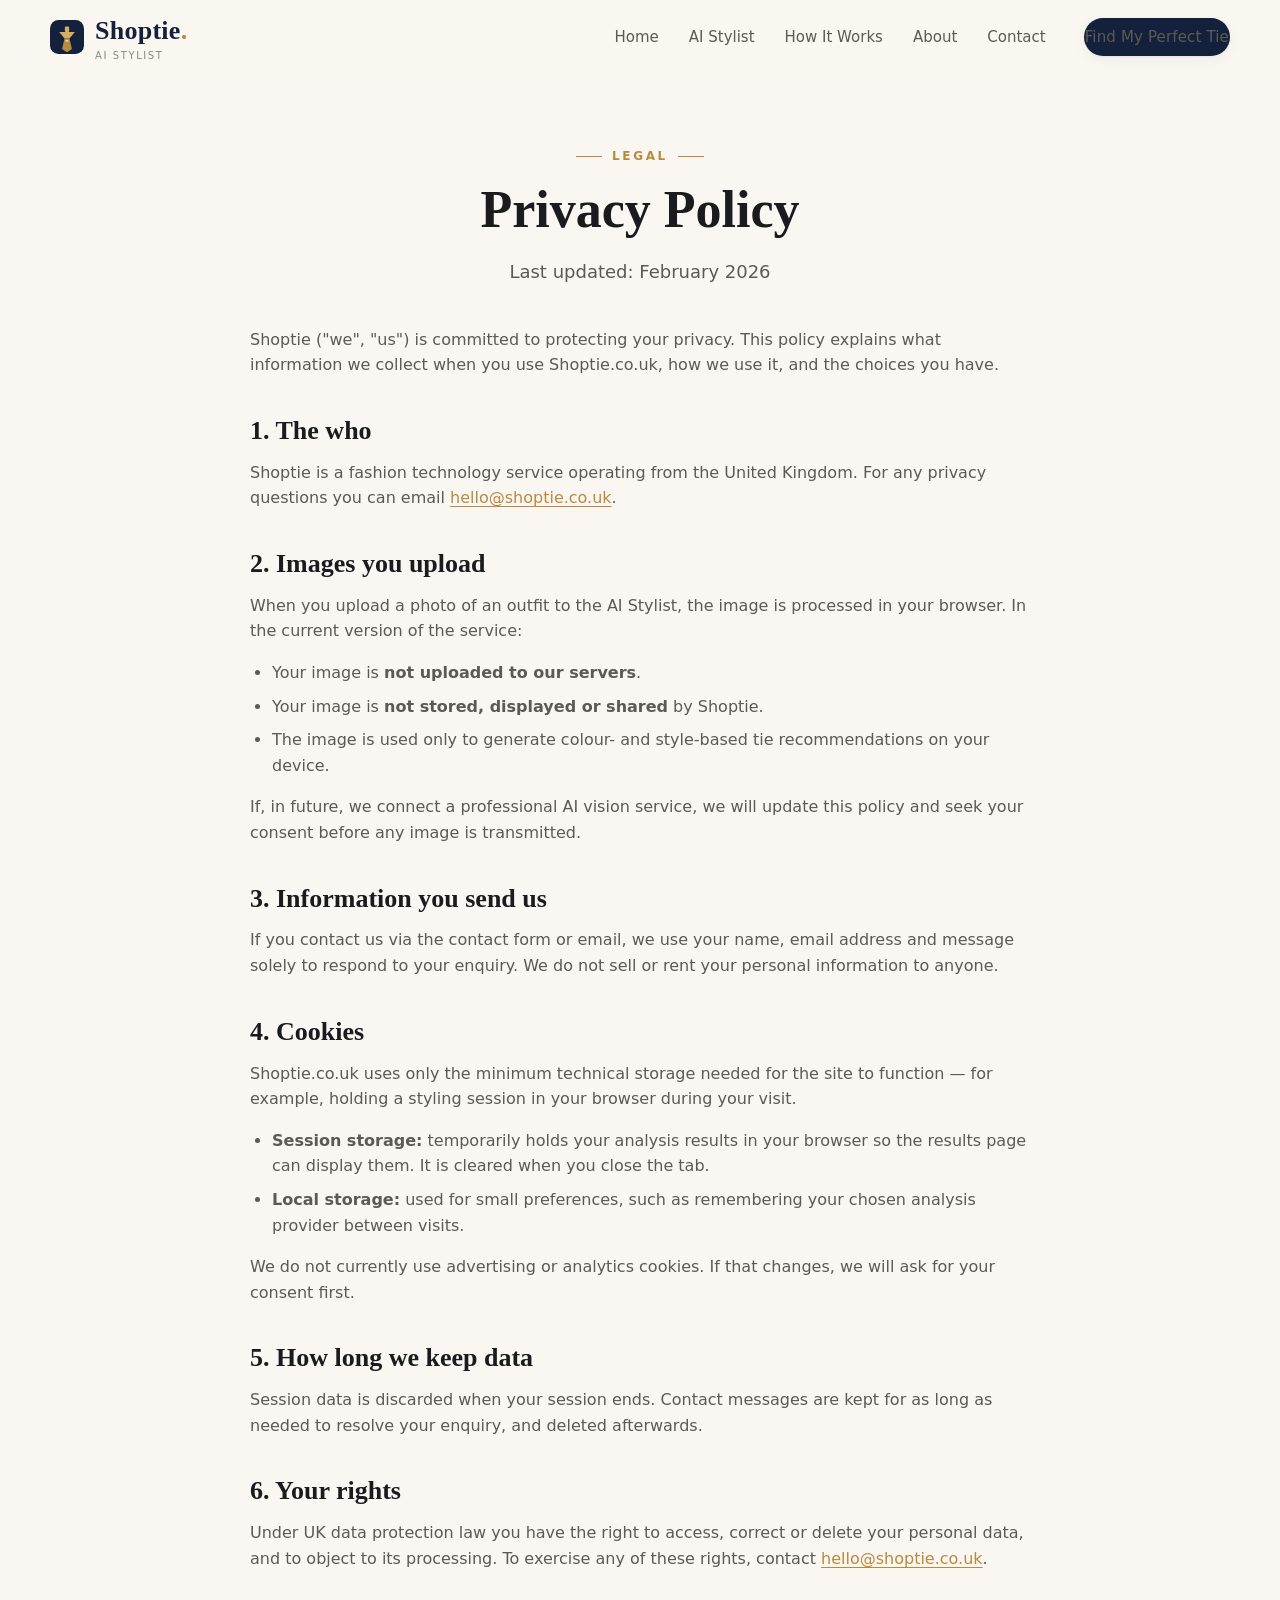
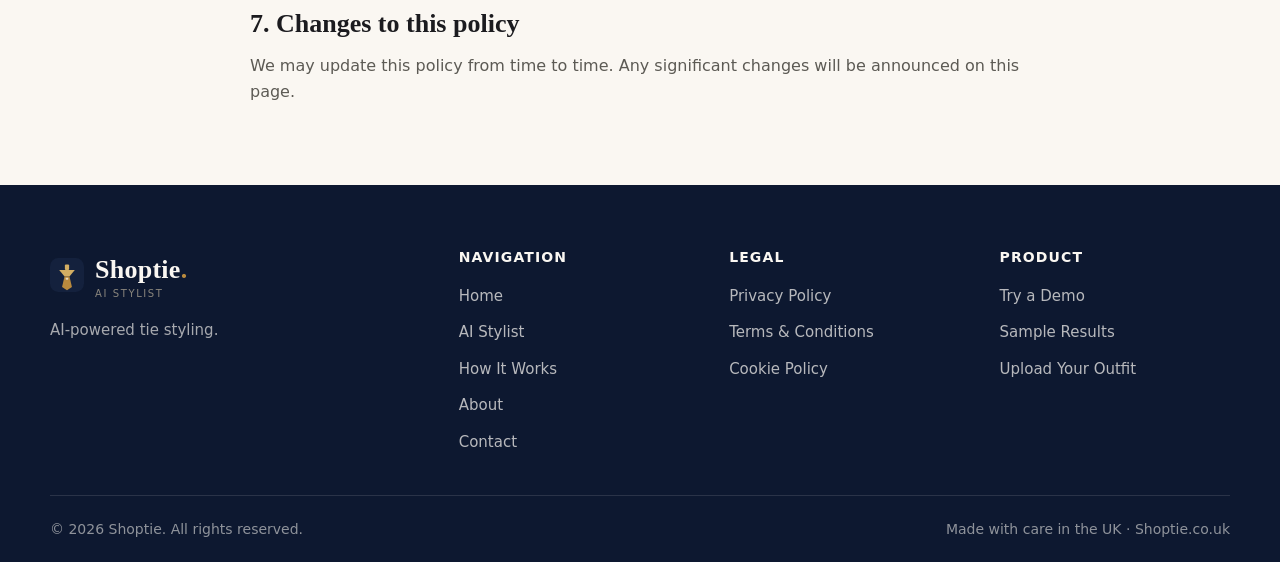
<file: privacy.html>
<!DOCTYPE html>
<html lang="en-GB">
<head>
  <meta charset="UTF-8">
  <meta name="viewport" content="width=device-width, initial-scale=1.0">
  <title>Privacy Policy — Shoptie AI Stylist</title>
  <meta name="description" content="Shoptie's Privacy Policy — how we handle your data, images and cookies, and how to contact us about your privacy.">
  <meta name="theme-color" content="#14213D">
  <link rel="icon" type="image/svg+xml" href="favicon.svg">

  <meta property="og:type" content="website">
  <meta property="og:site_name" content="Shoptie">
  <meta property="og:title" content="Privacy Policy — Shoptie">
  <meta property="og:description" content="How Shoptie handles your data, images and cookies.">
  <meta property="og:url" content="https://shoptie.co.uk/privacy">

  <link rel="stylesheet" href="assets/css/styles.css">
</head>
<body>
  <header class="site-header">
    <div class="container nav">
      <a class="brand" href="index.html" aria-label="Shoptie — home">
        <img src="assets/images/logo.svg" alt="" width="34" height="34">
        <span>
          <span class="brand-name">Shoptie<span>.</span></span>
          <span class="brand-tag">AI Stylist</span>
        </span>
      </a>

      <nav aria-label="Primary">
        <button class="nav-toggle" aria-expanded="false" aria-controls="nav-links" aria-label="Open menu">
          <svg viewBox="0 0 24 24" fill="none" stroke="currentColor" stroke-width="2" stroke-linecap="round"><path d="M3 6h18M3 12h18M3 18h18"/></svg>
        </button>
        <div class="nav-links" id="nav-links">
          <button class="nav-close" aria-label="Close menu">
            <svg viewBox="0 0 24 24" fill="none" stroke="currentColor" stroke-width="2" stroke-linecap="round"><path d="M6 6l12 12M18 6L6 18"/></svg>
          </button>
          <a href="index.html">Home</a>
          <a href="stylist.html">AI Stylist</a>
          <a href="how-it-works.html">How It Works</a>
          <a href="about.html">About</a>
          <a href="contact.html">Contact</a>
          <a class="btn btn-primary nav-cta" href="stylist.html">Find My Perfect Tie</a>
        </div>
      </nav>
    </div>
  </header>

  <main>
    <section class="page-hero" aria-labelledby="privacy-title">
      <div class="container">
        <span class="eyebrow">Legal</span>
        <h1 id="privacy-title">Privacy Policy</h1>
        <p>Last updated: February 2026</p>
      </div>
    </section>

    <section class="section" style="padding-top:0;">
      <div class="container">
        <div class="prose">
          <p>Shoptie ("we", "us") is committed to protecting your privacy. This policy explains what information we collect when you use Shoptie.co.uk, how we use it, and the choices you have.</p>

          <h2>1. The who</h2>
          <p>Shoptie is a fashion technology service operating from the United Kingdom. For any privacy questions you can email <a href="mailto:hello@shoptie.co.uk">hello@shoptie.co.uk</a>.</p>

          <h2>2. Images you upload</h2>
          <p>When you upload a photo of an outfit to the AI Stylist, the image is processed in your browser. In the current version of the service:</p>
          <ul>
            <li>Your image is <strong>not uploaded to our servers</strong>.</li>
            <li>Your image is <strong>not stored, displayed or shared</strong> by Shoptie.</li>
            <li>The image is used only to generate colour- and style-based tie recommendations on your device.</li>
          </ul>
          <p>If, in future, we connect a professional AI vision service, we will update this policy and seek your consent before any image is transmitted.</p>

          <h2>3. Information you send us</h2>
          <p>If you contact us via the contact form or email, we use your name, email address and message solely to respond to your enquiry. We do not sell or rent your personal information to anyone.</p>

          <h2 id="cookies">4. Cookies</h2>
          <p>Shoptie.co.uk uses only the minimum technical storage needed for the site to function — for example, holding a styling session in your browser during your visit.</p>
          <ul>
            <li><strong>Session storage:</strong> temporarily holds your analysis results in your browser so the results page can display them. It is cleared when you close the tab.</li>
            <li><strong>Local storage:</strong> used for small preferences, such as remembering your chosen analysis provider between visits.</li>
          </ul>
          <p>We do not currently use advertising or analytics cookies. If that changes, we will ask for your consent first.</p>

          <h2>5. How long we keep data</h2>
          <p>Session data is discarded when your session ends. Contact messages are kept for as long as needed to resolve your enquiry, and deleted afterwards.</p>

          <h2>6. Your rights</h2>
          <p>Under UK data protection law you have the right to access, correct or delete your personal data, and to object to its processing. To exercise any of these rights, contact <a href="mailto:hello@shoptie.co.uk">hello@shoptie.co.uk</a>.</p>

          <h2>7. Changes to this policy</h2>
          <p>We may update this policy from time to time. Any significant changes will be announced on this page.</p>
        </div>
      </div>
    </section>
  </main>

  <footer class="site-footer">
    <div class="container">
      <div class="footer-main">
        <div class="footer-brand">
          <a class="brand" href="index.html" aria-label="Shoptie — home">
            <img src="assets/images/logo.svg" alt="" width="34" height="34">
            <span>
              <span class="brand-name">Shoptie<span>.</span></span>
              <span class="brand-tag">AI Stylist</span>
            </span>
          </a>
          <p>AI-powered tie styling.</p>
        </div>
        <nav class="footer-col" aria-label="Footer navigation">
          <h4>Navigation</h4>
          <ul>
            <li><a href="index.html">Home</a></li>
            <li><a href="stylist.html">AI Stylist</a></li>
            <li><a href="how-it-works.html">How It Works</a></li>
            <li><a href="about.html">About</a></li>
            <li><a href="contact.html">Contact</a></li>
          </ul>
        </nav>
        <nav class="footer-col" aria-label="Legal">
          <h4>Legal</h4>
          <ul>
            <li><a href="privacy.html" aria-current="page">Privacy Policy</a></li>
            <li><a href="terms.html">Terms &amp; Conditions</a></li>
            <li><a href="privacy.html#cookies">Cookie Policy</a></li>
          </ul>
        </nav>
        <div class="footer-col" aria-label="Featured">
          <h4>Product</h4>
          <ul>
            <li><a href="stylist.html#demo">Try a Demo</a></li>
            <li><a href="results.html">Sample Results</a></li>
            <li><a href="stylist.html">Upload Your Outfit</a></li>
          </ul>
        </div>
      </div>
      <div class="footer-bottom">
        <span>© <span data-year>2026</span> Shoptie. All rights reserved.</span>
        <span>Made with care in the UK · Shoptie.co.uk</span>
      </div>
    </div>
  </footer>

  <script src="assets/js/main.js"></script>
</body>
</html>
</file>
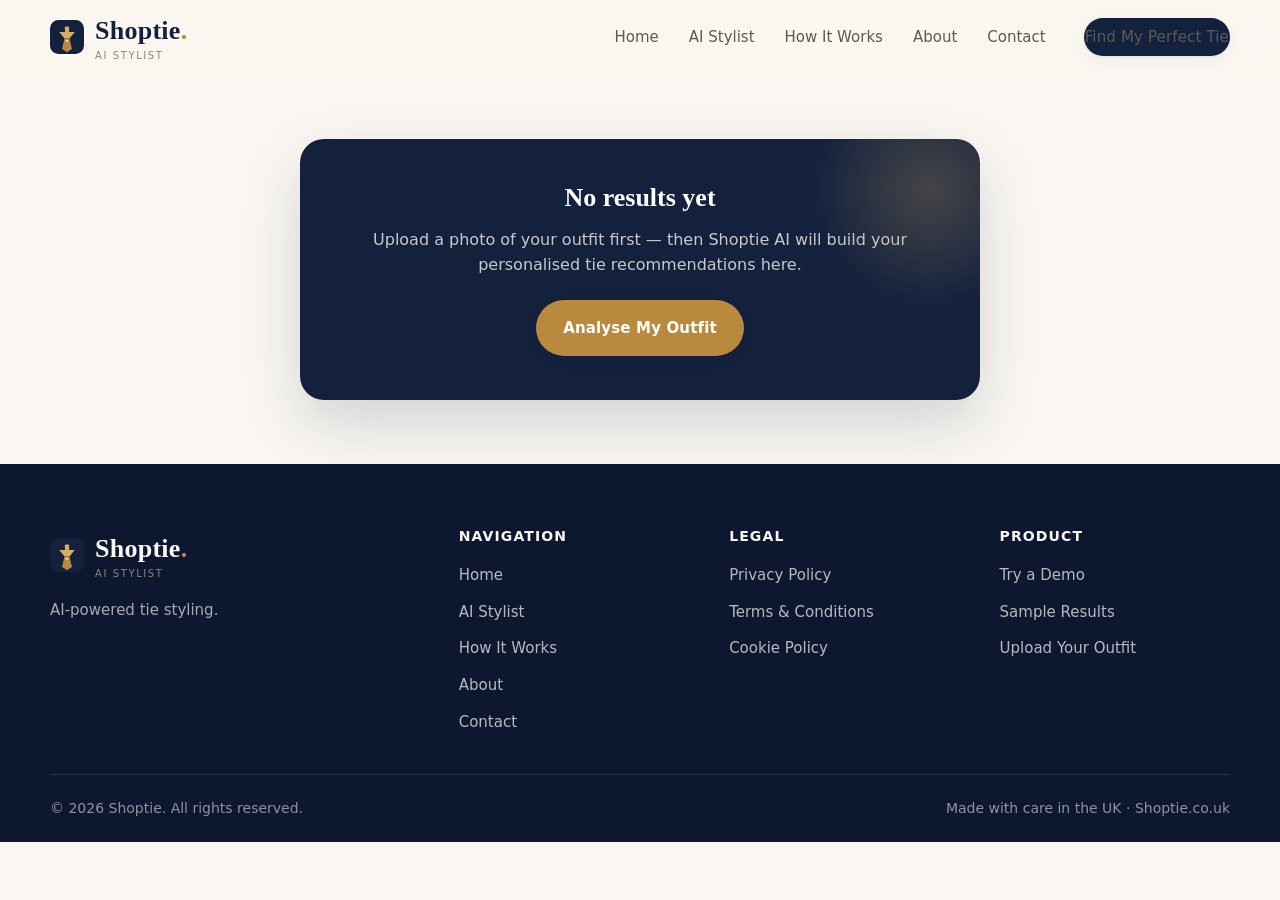
<file: results.html>
<!DOCTYPE html>
<html lang="en-GB">
<head>
  <meta charset="UTF-8">
  <meta name="viewport" content="width=device-width, initial-scale=1.0">
  <title>Your Tie Recommendations — Shoptie AI Stylist</title>
  <meta name="description" content="Shoptie has analysed your outfit. View personalised tie recommendations with colours, patterns and styling advice.">
  <meta name="theme-color" content="#14213D">
  <link rel="icon" type="image/svg+xml" href="favicon.svg">

  <meta property="og:type" content="website">
  <meta property="og:site_name" content="Shoptie">
  <meta property="og:title" content="Your Tie Recommendations — Shoptie AI Stylist">
  <meta property="og:description" content="Personalised tie recommendations from Shoptie AI, matched to your outfit.">
  <meta property="og:url" content="https://shoptie.co.uk/results">

  <link rel="stylesheet" href="assets/css/styles.css">
</head>
<body>
  <header class="site-header">
    <div class="container nav">
      <a class="brand" href="index.html" aria-label="Shoptie — home">
        <img src="assets/images/logo.svg" alt="" width="34" height="34">
        <span>
          <span class="brand-name">Shoptie<span>.</span></span>
          <span class="brand-tag">AI Stylist</span>
        </span>
      </a>

      <nav aria-label="Primary">
        <button class="nav-toggle" aria-expanded="false" aria-controls="nav-links" aria-label="Open menu">
          <svg viewBox="0 0 24 24" fill="none" stroke="currentColor" stroke-width="2" stroke-linecap="round"><path d="M3 6h18M3 12h18M3 18h18"/></svg>
        </button>
        <div class="nav-links" id="nav-links">
          <button class="nav-close" aria-label="Close menu">
            <svg viewBox="0 0 24 24" fill="none" stroke="currentColor" stroke-width="2" stroke-linecap="round"><path d="M6 6l12 12M18 6L6 18"/></svg>
          </button>
          <a href="index.html">Home</a>
          <a href="stylist.html">AI Stylist</a>
          <a href="how-it-works.html">How It Works</a>
          <a href="about.html">About</a>
          <a href="contact.html">Contact</a>
          <a class="btn btn-primary nav-cta" href="stylist.html">Find My Perfect Tie</a>
        </div>
      </nav>
    </div>
  </header>

  <main>
    <!-- Empty state (shown by JS when no analysis exists yet) -->
    <section class="section result-hero-empty" id="results-empty" style="display:none;">
      <div class="container">
        <div class="why-visual" style="max-width:680px; margin-inline:auto;">
          <h3 style="color:#fff;">No results yet</h3>
          <p>Upload a photo of your outfit first — then Shoptie AI will build your personalised tie recommendations here.</p>
          <a class="btn btn-gold" href="stylist.html" style="margin-top:22px;">Analyse My Outfit</a>
        </div>
      </div>
    </section>

    <section class="section" aria-labelledby="results-title" id="results-main">
      <div class="container">
        <div class="section-head center reveal">
          <span class="eyebrow">Your Results</span>
          <h1 class="section-title" id="results-title">Your Perfect Tie Awaits</h1>
          <p class="section-sub">Six styles matched to your outfit — here's why each one works.</p>
        </div>

        <!-- Outfit summary -->
        <div class="result-summary" id="result-summary">
          <div class="result-photo">
            <img id="result-photo" alt="Your outfit">
          </div>
          <div class="result-info">
            <h2 id="result-heading">Your Outfit — Analysed</h2>
            <p>Here's what Shoptie noticed about your outfit and how we scored each tie.</p>
            <ul class="analysis-tags" id="analysis-tags"></ul>
            <div class="palette" id="result-palette" aria-label="Dominant colours in your outfit"></div>
          </div>
        </div>

        <!-- Recommendations injected by JS -->
        <div class="reco-grid" id="reco-grid"></div>
        <p class="demo-note" id="reco-note"></p>
      </div>
    </section>
  </main>

  <footer class="site-footer">
    <div class="container">
      <div class="footer-main">
        <div class="footer-brand">
          <a class="brand" href="index.html" aria-label="Shoptie — home">
            <img src="assets/images/logo.svg" alt="" width="34" height="34">
            <span>
              <span class="brand-name">Shoptie<span>.</span></span>
              <span class="brand-tag">AI Stylist</span>
            </span>
          </a>
          <p>AI-powered tie styling.</p>
        </div>
        <nav class="footer-col" aria-label="Footer navigation">
          <h4>Navigation</h4>
          <ul>
            <li><a href="index.html">Home</a></li>
            <li><a href="stylist.html">AI Stylist</a></li>
            <li><a href="how-it-works.html">How It Works</a></li>
            <li><a href="about.html">About</a></li>
            <li><a href="contact.html">Contact</a></li>
          </ul>
        </nav>
        <nav class="footer-col" aria-label="Legal">
          <h4>Legal</h4>
          <ul>
            <li><a href="privacy.html">Privacy Policy</a></li>
            <li><a href="terms.html">Terms &amp; Conditions</a></li>
            <li><a href="privacy.html#cookies">Cookie Policy</a></li>
          </ul>
        </nav>
        <div class="footer-col" aria-label="Featured">
          <h4>Product</h4>
          <ul>
            <li><a href="stylist.html#demo">Try a Demo</a></li>
            <li><a href="results.html">Sample Results</a></li>
            <li><a href="stylist.html">Upload Your Outfit</a></li>
          </ul>
        </div>
      </div>
      <div class="footer-bottom">
        <span>© <span data-year>2026</span> Shoptie. All rights reserved.</span>
        <span>Made with care in the UK · Shoptie.co.uk</span>
      </div>
    </div>
  </footer>

  <script src="assets/js/tie-svg.js"></script>
  <script src="assets/js/main.js"></script>
  <script src="assets/js/results.js"></script>
</body>
</html>
</file>
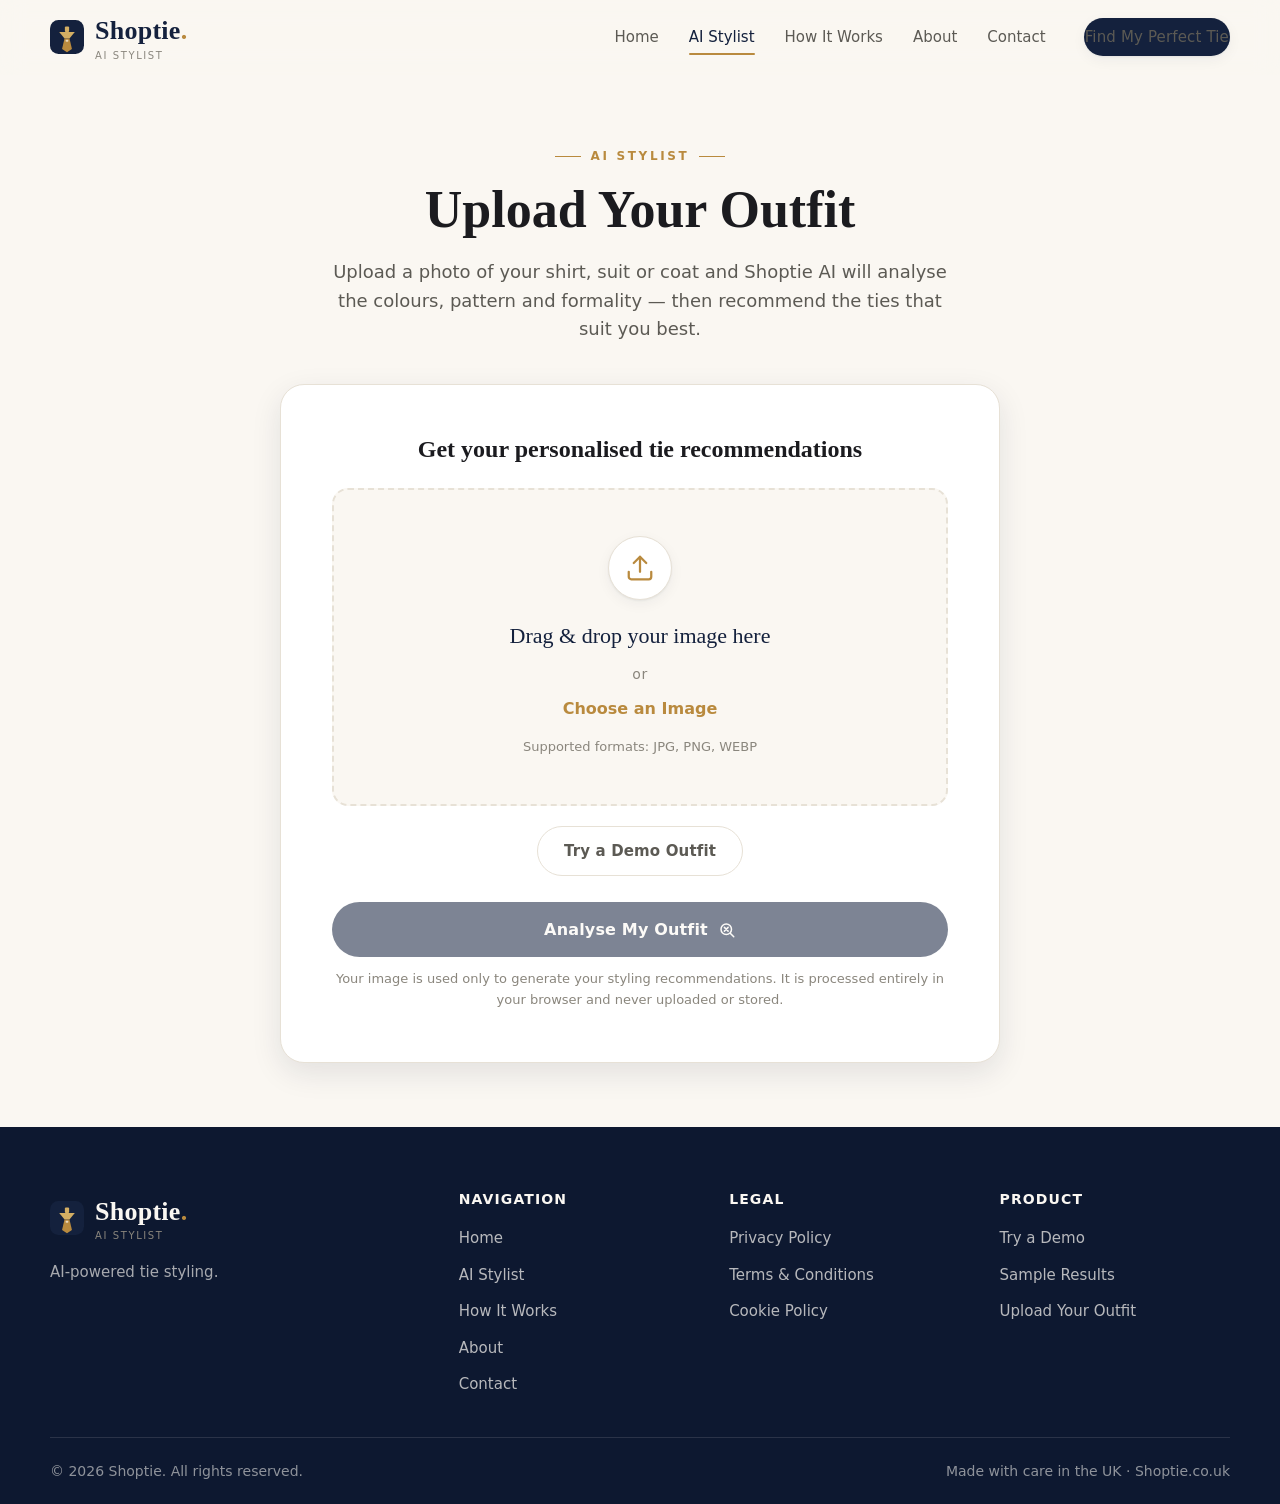
<file: stylist.html>
<!DOCTYPE html>
<html lang="en-GB">
<head>
  <meta charset="UTF-8">
  <meta name="viewport" content="width=device-width, initial-scale=1.0">
  <title>AI Stylist | Upload Your Outfit — Shoptie</title>
  <meta name="description" content="Upload a photo of your shirt, suit or coat and let Shoptie AI analyse your outfit and recommend the perfect tie colours and styles.">
  <meta name="theme-color" content="#14213D">
  <link rel="icon" type="image/svg+xml" href="favicon.svg">

  <meta property="og:type" content="website">
  <meta property="og:site_name" content="Shoptie">
  <meta property="og:title" content="AI Stylist | Upload Your Outfit — Shoptie">
  <meta property="og:description" content="Upload a photo of your outfit and let Shoptie AI recommend the perfect tie for it.">
  <meta property="og:url" content="https://shoptie.co.uk/stylist">
  <meta property="og:image" content="https://shoptie.co.uk/assets/images/hero-suit.svg">

  <link rel="stylesheet" href="assets/css/styles.css">
</head>
<body>
  <header class="site-header">
    <div class="container nav">
      <a class="brand" href="index.html" aria-label="Shoptie — home">
        <img src="assets/images/logo.svg" alt="" width="34" height="34">
        <span>
          <span class="brand-name">Shoptie<span>.</span></span>
          <span class="brand-tag">AI Stylist</span>
        </span>
      </a>

      <nav aria-label="Primary">
        <button class="nav-toggle" aria-expanded="false" aria-controls="nav-links" aria-label="Open menu">
          <svg viewBox="0 0 24 24" fill="none" stroke="currentColor" stroke-width="2" stroke-linecap="round"><path d="M3 6h18M3 12h18M3 18h18"/></svg>
        </button>
        <div class="nav-links" id="nav-links">
          <button class="nav-close" aria-label="Close menu">
            <svg viewBox="0 0 24 24" fill="none" stroke="currentColor" stroke-width="2" stroke-linecap="round"><path d="M6 6l12 12M18 6L6 18"/></svg>
          </button>
          <a href="index.html">Home</a>
          <a href="stylist.html" aria-current="page">AI Stylist</a>
          <a href="how-it-works.html">How It Works</a>
          <a href="about.html">About</a>
          <a href="contact.html">Contact</a>
          <a class="btn btn-primary nav-cta" href="stylist.html">Find My Perfect Tie</a>
        </div>
      </nav>
    </div>
  </header>

  <main>
    <section class="page-hero" aria-labelledby="stylist-page-title">
      <div class="container">
        <span class="eyebrow">AI Stylist</span>
        <h1 id="stylist-page-title">Upload Your Outfit</h1>
        <p>Upload a photo of your shirt, suit or coat and Shoptie AI will analyse the colours, pattern and formality — then recommend the ties that suit you best.</p>
      </div>
    </section>

    <section class="section" aria-labelledby="stylist-interactive-title" style="padding-top:0;">
      <div class="container">
        <div class="stylist-card">
          <h2 id="stylist-interactive-title" style="font-size:24px; text-align:center; margin-bottom:24px;">Get your personalised tie recommendations</h2>

          <!-- Upload panel -->
          <div id="upload-panel">
            <div class="dropzone" id="dropzone">
              <input type="file" id="image-input" accept="image/jpeg,image/png,image/webp" aria-label="Choose an image of your outfit">
              <div class="dropzone-ico">
                <svg viewBox="0 0 24 24" fill="none" stroke="currentColor" stroke-width="1.8" stroke-linecap="round" stroke-linejoin="round"><path d="M21 15v4a2 2 0 0 1-2 2H5a2 2 0 0 1-2-2v-4"/><path d="M17 8l-5-5-5 5"/><path d="M12 3v12"/></svg>
              </div>
              <div class="dropzone-title">Drag &amp; drop your image here</div>
              <div class="dropzone-or">or</div>
              <div class="dropzone-btn">Choose an Image</div>
              <div class="dropzone-formats">Supported formats: JPG, PNG, WEBP</div>
              <p class="dropzone-error" id="dropzone-error"></p>
            </div>

            <div style="text-align:center; margin-top:20px;">
              <button class="btn btn-ghost" id="demo-sample-blue" type="button">Try a Demo Outfit</button>
            </div>

            <!-- Preview -->
            <div class="preview" id="preview" aria-live="polite">
              <div class="preview-head">
                <span class="label"><svg width="16" height="16" viewBox="0 0 24 24" fill="none" stroke="currentColor" stroke-width="2" stroke-linecap="round" stroke-linejoin="round" style="vertical-align:-2px; margin-right:6px;"><path d="M21 12a9 9 0 1 1-9-9"/><path d="M21 3v6h-6"/></svg>Your outfit</span>
                <div class="preview-actions">
                  <button type="button" id="change-image">Change image</button>
                  <button type="button" class="remove" id="remove-image">Remove</button>
                </div>
              </div>
              <div class="preview-frame">
                <img id="preview-img" alt="Preview of your uploaded outfit">
              </div>
            </div>

            <div style="display:grid; justify-content:center; gap:12px; margin-top:26px;">
              <button class="btn btn-primary btn-lg" id="analyse-btn" type="button" disabled>
                Analyse My Outfit
                <svg viewBox="0 0 24 24" fill="none" stroke="currentColor" stroke-width="2" stroke-linecap="round" stroke-linejoin="round"><circle cx="11" cy="11" r="7"/><path d="M21 21l-4.35-4.35"/><path d="M8.5 8.5l5 5M13.5 8.5l-5 5"/></svg>
              </button>
              <p class="form-note" style="text-align:center;">Your image is used only to generate your styling recommendations. It is processed entirely in your browser and never uploaded or stored.</p>
            </div>
          </div>

          <!-- Loading panel -->
          <div class="loading" id="loading-panel" role="status" aria-live="polite">
            <div class="tie-load"></div>
            <div class="spinner-ring"></div>
            <p class="loading-title">Analysing your outfit…</p>
            <p class="loading-text">Reading colours, patterns and style. One moment.</p>
          </div>
        </div>
      </div>
    </section>
  </main>

  <footer class="site-footer">
    <div class="container">
      <div class="footer-main">
        <div class="footer-brand">
          <a class="brand" href="index.html" aria-label="Shoptie — home">
            <img src="assets/images/logo.svg" alt="" width="34" height="34">
            <span>
              <span class="brand-name">Shoptie<span>.</span></span>
              <span class="brand-tag">AI Stylist</span>
            </span>
          </a>
          <p>AI-powered tie styling.</p>
        </div>
        <nav class="footer-col" aria-label="Footer navigation">
          <h4>Navigation</h4>
          <ul>
            <li><a href="index.html">Home</a></li>
            <li><a href="stylist.html">AI Stylist</a></li>
            <li><a href="how-it-works.html">How It Works</a></li>
            <li><a href="about.html">About</a></li>
            <li><a href="contact.html">Contact</a></li>
          </ul>
        </nav>
        <nav class="footer-col" aria-label="Legal">
          <h4>Legal</h4>
          <ul>
            <li><a href="privacy.html">Privacy Policy</a></li>
            <li><a href="terms.html">Terms &amp; Conditions</a></li>
            <li><a href="privacy.html#cookies">Cookie Policy</a></li>
          </ul>
        </nav>
        <div class="footer-col" aria-label="Featured">
          <h4>Product</h4>
          <ul>
            <li><a href="stylist.html#demo">Try a Demo</a></li>
            <li><a href="results.html">Sample Results</a></li>
            <li><a href="stylist.html">Upload Your Outfit</a></li>
          </ul>
        </div>
      </div>
      <div class="footer-bottom">
        <span>© <span data-year>2026</span> Shoptie. All rights reserved.</span>
        <span>Made with care in the UK · Shoptie.co.uk</span>
      </div>
    </div>
  </footer>

  <script src="assets/js/tie-svg.js"></script>
  <script src="assets/js/ai-service.js"></script>
  <script src="assets/js/main.js"></script>
  <script src="assets/js/stylist.js"></script>
</body>
</html>
</file>
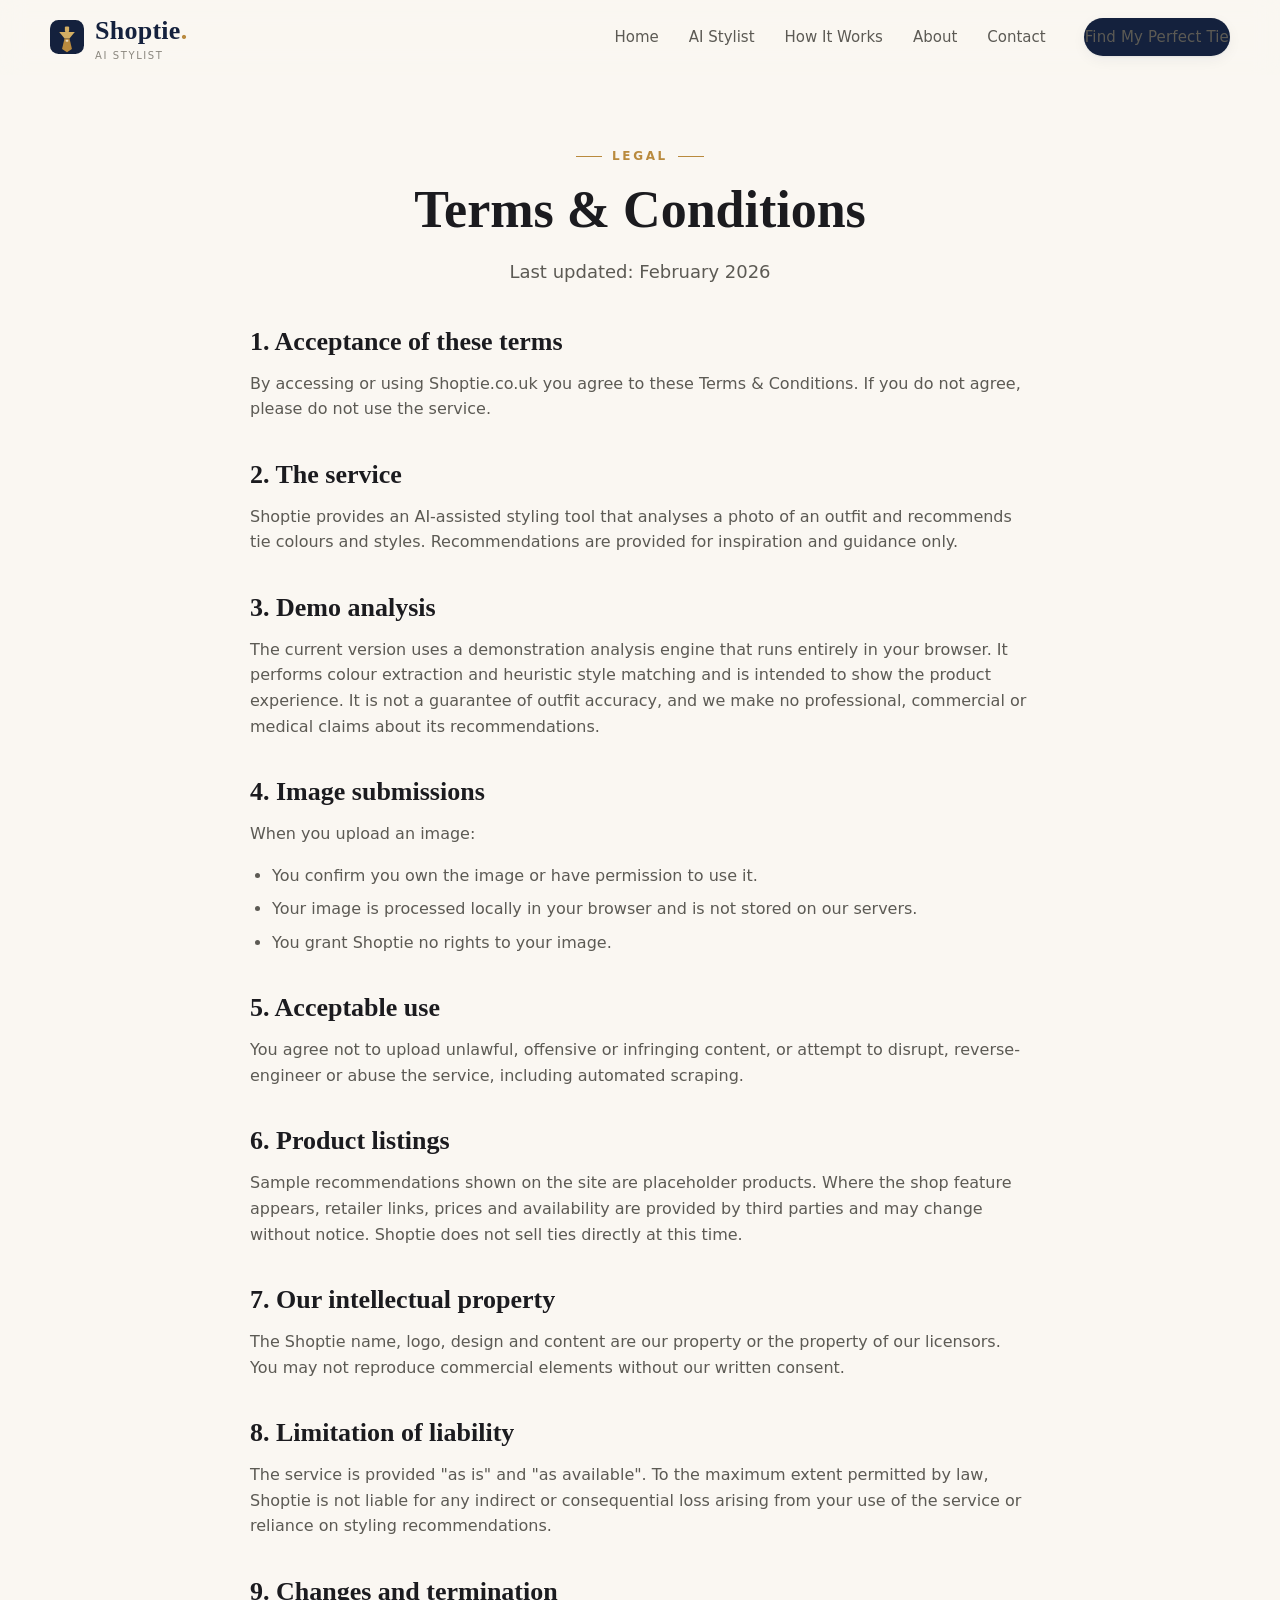
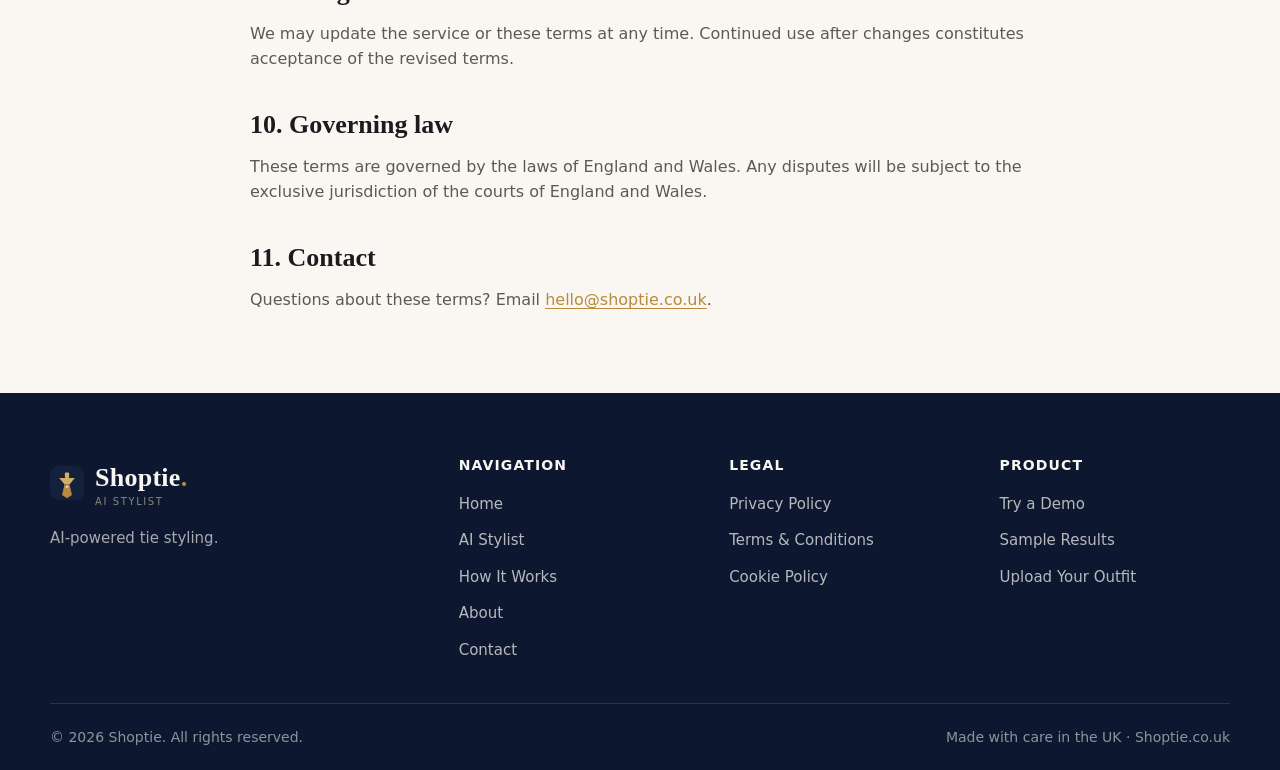
<file: terms.html>
<!DOCTYPE html>
<html lang="en-GB">
<head>
  <meta charset="UTF-8">
  <meta name="viewport" content="width=device-width, initial-scale=1.0">
  <title>Terms &amp; Conditions — Shoptie AI Stylist</title>
  <meta name="description" content="Read Shoptie's Terms &amp; Conditions governing your use of the Shoptie.co.uk AI styling service.">
  <meta name="theme-color" content="#14213D">
  <link rel="icon" type="image/svg+xml" href="favicon.svg">

  <meta property="og:type" content="website">
  <meta property="og:site_name" content="Shoptie">
  <meta property="og:title" content="Terms &amp; Conditions — Shoptie">
  <meta property="og:description" content="The terms governing your use of Shoptie.co.uk.">
  <meta property="og:url" content="https://shoptie.co.uk/terms">

  <link rel="stylesheet" href="assets/css/styles.css">
</head>
<body>
  <header class="site-header">
    <div class="container nav">
      <a class="brand" href="index.html" aria-label="Shoptie — home">
        <img src="assets/images/logo.svg" alt="" width="34" height="34">
        <span>
          <span class="brand-name">Shoptie<span>.</span></span>
          <span class="brand-tag">AI Stylist</span>
        </span>
      </a>

      <nav aria-label="Primary">
        <button class="nav-toggle" aria-expanded="false" aria-controls="nav-links" aria-label="Open menu">
          <svg viewBox="0 0 24 24" fill="none" stroke="currentColor" stroke-width="2" stroke-linecap="round"><path d="M3 6h18M3 12h18M3 18h18"/></svg>
        </button>
        <div class="nav-links" id="nav-links">
          <button class="nav-close" aria-label="Close menu">
            <svg viewBox="0 0 24 24" fill="none" stroke="currentColor" stroke-width="2" stroke-linecap="round"><path d="M6 6l12 12M18 6L6 18"/></svg>
          </button>
          <a href="index.html">Home</a>
          <a href="stylist.html">AI Stylist</a>
          <a href="how-it-works.html">How It Works</a>
          <a href="about.html">About</a>
          <a href="contact.html">Contact</a>
          <a class="btn btn-primary nav-cta" href="stylist.html">Find My Perfect Tie</a>
        </div>
      </nav>
    </div>
  </header>

  <main>
    <section class="page-hero" aria-labelledby="terms-title">
      <div class="container">
        <span class="eyebrow">Legal</span>
        <h1 id="terms-title">Terms &amp; Conditions</h1>
        <p>Last updated: February 2026</p>
      </div>
    </section>

    <section class="section" style="padding-top:0;">
      <div class="container">
        <div class="prose">
          <h2>1. Acceptance of these terms</h2>
          <p>By accessing or using Shoptie.co.uk you agree to these Terms &amp; Conditions. If you do not agree, please do not use the service.</p>

          <h2>2. The service</h2>
          <p>Shoptie provides an AI-assisted styling tool that analyses a photo of an outfit and recommends tie colours and styles. Recommendations are provided for inspiration and guidance only.</p>

          <h2>3. Demo analysis</h2>
          <p>The current version uses a demonstration analysis engine that runs entirely in your browser. It performs colour extraction and heuristic style matching and is intended to show the product experience. It is not a guarantee of outfit accuracy, and we make no professional, commercial or medical claims about its recommendations.</p>

          <h2>4. Image submissions</h2>
          <p>When you upload an image:</p>
          <ul>
            <li>You confirm you own the image or have permission to use it.</li>
            <li>Your image is processed locally in your browser and is not stored on our servers.</li>
            <li>You grant Shoptie no rights to your image.</li>
          </ul>

          <h2>5. Acceptable use</h2>
          <p>You agree not to upload unlawful, offensive or infringing content, or attempt to disrupt, reverse-engineer or abuse the service, including automated scraping.</p>

          <h2>6. Product listings</h2>
          <p>Sample recommendations shown on the site are placeholder products. Where the shop feature appears, retailer links, prices and availability are provided by third parties and may change without notice. Shoptie does not sell ties directly at this time.</p>

          <h2>7. Our intellectual property</h2>
          <p>The Shoptie name, logo, design and content are our property or the property of our licensors. You may not reproduce commercial elements without our written consent.</p>

          <h2>8. Limitation of liability</h2>
          <p>The service is provided "as is" and "as available". To the maximum extent permitted by law, Shoptie is not liable for any indirect or consequential loss arising from your use of the service or reliance on styling recommendations.</p>

          <h2>9. Changes and termination</h2>
          <p>We may update the service or these terms at any time. Continued use after changes constitutes acceptance of the revised terms.</p>

          <h2>10. Governing law</h2>
          <p>These terms are governed by the laws of England and Wales. Any disputes will be subject to the exclusive jurisdiction of the courts of England and Wales.</p>

          <h2>11. Contact</h2>
          <p>Questions about these terms? Email <a href="mailto:hello@shoptie.co.uk">hello@shoptie.co.uk</a>.</p>
        </div>
      </div>
    </section>
  </main>

  <footer class="site-footer">
    <div class="container">
      <div class="footer-main">
        <div class="footer-brand">
          <a class="brand" href="index.html" aria-label="Shoptie — home">
            <img src="assets/images/logo.svg" alt="" width="34" height="34">
            <span>
              <span class="brand-name">Shoptie<span>.</span></span>
              <span class="brand-tag">AI Stylist</span>
            </span>
          </a>
          <p>AI-powered tie styling.</p>
        </div>
        <nav class="footer-col" aria-label="Footer navigation">
          <h4>Navigation</h4>
          <ul>
            <li><a href="index.html">Home</a></li>
            <li><a href="stylist.html">AI Stylist</a></li>
            <li><a href="how-it-works.html">How It Works</a></li>
            <li><a href="about.html">About</a></li>
            <li><a href="contact.html">Contact</a></li>
          </ul>
        </nav>
        <nav class="footer-col" aria-label="Legal">
          <h4>Legal</h4>
          <ul>
            <li><a href="privacy.html">Privacy Policy</a></li>
            <li><a href="terms.html" aria-current="page">Terms &amp; Conditions</a></li>
            <li><a href="privacy.html#cookies">Cookie Policy</a></li>
          </ul>
        </nav>
        <div class="footer-col" aria-label="Featured">
          <h4>Product</h4>
          <ul>
            <li><a href="stylist.html#demo">Try a Demo</a></li>
            <li><a href="results.html">Sample Results</a></li>
            <li><a href="stylist.html">Upload Your Outfit</a></li>
          </ul>
        </div>
      </div>
      <div class="footer-bottom">
        <span>© <span data-year>2026</span> Shoptie. All rights reserved.</span>
        <span>Made with care in the UK · Shoptie.co.uk</span>
      </div>
    </div>
  </footer>

  <script src="assets/js/main.js"></script>
</body>
</html>
</file>
<file: assets/css/styles.css>
/* ============================================================
   Shoptie — AI Stylist
   Premium British fashion technology aesthetic
   Design tokens + components
   ============================================================ */

:root {
  /* Palette */
  --ivory: #FAF7F2;
  --ivory-soft: #F4EFE7;
  --paper: #FFFFFF;
  --ink: #1B1B1F;
  --ink-soft: #5C5A54;
  --ink-faint: #8A867D;
  --navy: #14213D;
  --navy-deep: #0D1830;
  --navy-soft: #1F3054;
  --gold: #B98A3E;
  --gold-soft: #D3AE63;
  --gold-tint: #F3E9D6;
  --line: #E7E1D6;
  --line-soft: #EFEADE;
  --success: #2F6B4F;

  /* Typography */
  --serif: Georgia, 'Times New Roman', Times, serif;
  --sans: 'Segoe UI', system-ui, -apple-system, BlinkMacSystemFont, Roboto, Helvetica, Arial, sans-serif;

  /* Radii (rounded but restrained) */
  --r-sm: 10px;
  --r-md: 16px;
  --r-lg: 24px;

  /* Elevation */
  --shadow-sm: 0 1px 2px rgba(20, 33, 61, 0.06), 0 4px 14px rgba(20, 33, 61, 0.05);
  --shadow-md: 0 10px 30px rgba(20, 33, 61, 0.10);
  --shadow-lg: 0 24px 60px rgba(20, 33, 61, 0.16);

  /* Spacing scale */
  --space-1: 8px;
  --space-2: 16px;
  --space-3: 24px;
  --space-4: 40px;
  --space-5: 64px;
  --space-6: 96px;

  --container: 1180px;
  --nav-h: 74px;
}

/* ---------- Reset ---------- */
*, *::before, *::after { box-sizing: border-box; }
html { scroll-behavior: smooth; -webkit-text-size-adjust: 100%; }
body {
  margin: 0;
  font-family: var(--sans);
  color: var(--ink);
  background: var(--ivory);
  line-height: 1.6;
  font-size: 16px;
  -webkit-font-smoothing: antialiased;
}
img, svg, video { max-width: 100%; display: block; }
a { color: inherit; text-decoration: none; }
h1, h2, h3, h4 { font-family: var(--serif); font-weight: 600; line-height: 1.15; color: var(--ink); margin: 0; }
p { margin: 0; }
ul { margin: 0; padding: 0; list-style: none; }
button { font-family: inherit; cursor: pointer; }
::selection { background: var(--gold-tint); color: var(--navy); }

.container { width: min(var(--container), 100% - 48px); margin-inline: auto; }

/* Scrollbar (subtle) */
::-webkit-scrollbar { width: 11px; }
::-webkit-scrollbar-thumb { background: #d8d2c6; border-radius: 8px; border: 3px solid var(--ivory); }
::-webkit-scrollbar-track { background: transparent; }

/* ============================================================
   Utilities
   ============================================================ */
.section { padding-block: var(--space-5); }
.section-alt { background: var(--ivory-soft); }
.section-paper { background: var(--paper); }

.eyebrow {
  font-family: var(--sans);
  font-weight: 600;
  font-size: 12px;
  letter-spacing: 0.22em;
  text-transform: uppercase;
  color: var(--gold);
  margin-bottom: 14px;
  display: inline-flex;
  align-items: center;
  gap: 10px;
}
.eyebrow::before { content: ""; width: 26px; height: 1px; background: var(--gold); }

.section-head { max-width: 680px; margin-bottom: var(--space-4); }
.section-head.center { margin-inline: auto; text-align: center; }
.section-head.center .eyebrow { justify-content: center; }
.section-head.center .eyebrow::after { content: ""; width: 26px; height: 1px; background: var(--gold); }

.section-title { font-size: clamp(30px, 4vw, 44px); letter-spacing: -0.01em; }
.section-sub { margin-top: 16px; color: var(--ink-soft); font-size: 17px; }

.lead { font-size: 19px; color: var(--ink-soft); }

/* Buttons */
.btn {
  display: inline-flex;
  align-items: center;
  justify-content: center;
  gap: 10px;
  font-family: var(--sans);
  font-weight: 600;
  font-size: 15px;
  letter-spacing: 0.01em;
  padding: 15px 26px;
  border-radius: 999px;
  border: 1px solid transparent;
  transition: transform .25s ease, box-shadow .25s ease, background .25s ease, border-color .25s ease, color .25s ease;
  white-space: nowrap;
}
.btn svg { width: 18px; height: 18px; }
.btn-primary { background: var(--navy); color: var(--ivory); box-shadow: var(--shadow-sm); }
.btn-primary:hover { background: var(--navy-deep); transform: translateY(-2px); box-shadow: var(--shadow-md); }
.btn-gold { background: var(--gold); color: #fff; box-shadow: var(--shadow-sm); }
.btn-gold:hover { background: var(--gold-soft); transform: translateY(-2px); box-shadow: var(--shadow-md); }
.btn-outline { background: transparent; color: var(--navy); border-color: var(--navy); }
.btn-outline:hover { background: var(--navy); color: var(--ivory); transform: translateY(-2px); }
.btn-ghost { background: transparent; color: var(--ink-soft); border-color: var(--line); }
.btn-ghost:hover { color: var(--navy); border-color: var(--navy); }
.btn-lg { padding: 17px 32px; font-size: 16px; }
.btn-block { width: 100%; }
.btn:disabled { opacity: .55; cursor: not-allowed; transform: none; box-shadow: none; }

/* ============================================================
   Header / Navigation
   ============================================================ */
.site-header {
  position: sticky;
  top: 0;
  z-index: 100;
  background: rgba(250, 247, 242, 0.86);
  backdrop-filter: blur(12px);
  -webkit-backdrop-filter: blur(12px);
  border-bottom: 1px solid transparent;
  transition: border-color .3s ease, box-shadow .3s ease;
}
.site-header.scrolled { border-bottom-color: var(--line); box-shadow: var(--shadow-sm); }
.nav {
  display: flex;
  align-items: center;
  justify-content: space-between;
  height: var(--nav-h);
}
.brand { display: flex; align-items: center; gap: 11px; }
.brand img, .brand svg { width: 34px; height: 34px; }
.brand-name { font-family: var(--serif); font-size: 26px; font-weight: 700; color: var(--navy); letter-spacing: 0.01em; }
.brand-name span { color: var(--gold); }
.brand-tag { font-size: 10px; letter-spacing: .16em; text-transform: uppercase; color: var(--ink-faint); display: block; margin-top: -4px; }

.nav-links { display: flex; align-items: center; gap: 30px; }
.nav-links a {
  font-size: 15px; font-weight: 500; color: var(--ink-soft);
  position: relative; padding: 6px 0; transition: color .2s ease;
}
.nav-links a::after {
  content: ""; position: absolute; left: 0; bottom: 0; height: 2px; width: 0;
  background: var(--gold); transition: width .28s ease; border-radius: 2px;
}
.nav-links a:hover { color: var(--navy); }
.nav-links a:hover::after, .nav-links a[aria-current="page"]::after { width: 100%; }
.nav-links a[aria-current="page"] { color: var(--navy); }
.nav-cta { margin-left: 8px; }

/* Mobile nav */
.nav-toggle {
  display: none;
  background: none; border: 0; width: 44px; height: 44px;
  margin-left: 8px; color: var(--navy);
}
.nav-toggle svg { width: 26px; height: 26px; }
.nav-close { display: none; }

@media (max-width: 920px) {
  .nav-toggle { display: inline-flex; align-items: center; justify-content: center; }
  .nav-links {
    position: fixed; inset: 0; top: 0; background: var(--ivory);
    flex-direction: column; align-items: flex-start; justify-content: center;
    gap: 8px; padding: 40px;
    transform: translateX(100%); transition: transform .35s cubic-bezier(.65,.05,.36,1);
    z-index: 200;
  }
  .nav-links.open { transform: translateX(0); }
  .nav-links a { font-size: 28px; font-family: var(--serif); font-weight: 600; color: var(--navy); padding: 10px 0; }
  .nav-links a::after { display: none; }
  .nav-cta { margin: 22px 0 0; font-size: 17px; font-family: var(--sans); }
  .nav-close {
    display: inline-flex; position: absolute; top: 22px; right: 24px;
    width: 44px; height: 44px; background: none; border: 0; color: var(--navy);
  }
  .nav-close svg { width: 26px; height: 26px; }
}

/* ============================================================
   Hero
   ============================================================ */
.hero { position: relative; overflow: hidden; }
.hero-inner {
  display: grid; grid-template-columns: 1.05fr .95fr; gap: 56px; align-items: center;
  padding-block: var(--space-5) var(--space-5);
}
.hero-badge {
  display: inline-flex; align-items: center; gap: 9px;
  font-size: 13px; font-weight: 600; letter-spacing: .04em; color: var(--navy);
  background: var(--paper); border: 1px solid var(--line);
  padding: 8px 16px; border-radius: 999px; box-shadow: var(--shadow-sm); margin-bottom: 22px;
}
.hero-badge .dot { width: 9px; height: 9px; border-radius: 50%; background: var(--gold); }
.hero-title { font-size: clamp(38px, 5.4vw, 62px); letter-spacing: -0.015em; }
.hero-title em { font-style: italic; color: var(--gold); }
.hero-sub { margin-top: 22px; font-size: 19px; color: var(--ink-soft); max-width: 52ch; }
.hero-actions { display: flex; flex-wrap: wrap; gap: 16px; margin-top: 34px; }
.hero-note { display: flex; align-items: center; gap: 9px; margin-top: 26px; font-size: 14px; color: var(--ink-faint); }
.hero-note svg { width: 17px; height: 17px; color: var(--gold); }

/* Hero visual — suit illustration + floating analysis chips */
.hero-visual { position: relative; }
.hero-art {
  width: 100%; aspect-ratio: 4 / 4.4; border-radius: var(--r-lg);
  background: var(--navy); overflow: hidden; box-shadow: var(--shadow-lg);
  position: relative; isolation: isolate;
}
.hero-art::before {
  content: ""; position: absolute; inset: 0;
  background: radial-gradient(120% 90% at 70% 10%, rgba(211,174,99,.28), transparent 55%),
              radial-gradient(80% 60% at 15% 90%, rgba(31,48,84,.9), transparent 60%);
  z-index: 0;
}
.hero-art img { position: absolute; inset: 0; width: 100%; height: 100%; object-fit: cover; z-index: 1; }

.chip {
  position: absolute; z-index: 2; background: rgba(255,255,255,.92);
  border: 1px solid var(--line); border-radius: var(--r-md); box-shadow: var(--shadow-md);
  padding: 12px 15px; backdrop-filter: blur(4px);
  animation: floaty 6s ease-in-out infinite;
}
.chip-title { font-size: 11px; font-weight: 700; letter-spacing: .08em; text-transform: uppercase; color: var(--ink-faint); }
.chip-value { font-size: 14px; font-weight: 600; color: var(--navy); margin-top: 2px; }
.chip-swatches { display: flex; gap: 7px; margin-top: 9px; }
.swatch { width: 24px; height: 24px; border-radius: 8px; border: 1px solid rgba(0,0,0,.08); }
.chip-1 { top: 9%; left: -24px; animation-delay: 0s; }
.chip-2 { top: 44%; right: -20px; animation-delay: 1.2s; }
.chip-3 { bottom: 12%; left: -14px; animation-delay: 2.4s; }

@keyframes floaty { 0%,100% { transform: translateY(0); } 50% { transform: translateY(-9px); } }

/* ============================================================
   Steps (How it works)
   ============================================================ */
.steps { display: grid; grid-template-columns: repeat(3, 1fr); gap: 26px; }
.step {
  background: var(--paper); border: 1px solid var(--line); border-radius: var(--r-lg);
  padding: 34px 30px; transition: transform .3s ease, box-shadow .3s ease;
}
.step:hover { transform: translateY(-6px); box-shadow: var(--shadow-md); }
.step-num {
  font-family: var(--serif); font-size: 40px; color: var(--gold); font-weight: 600;
  display: block; margin-bottom: 18px; line-height: 1;
}
.step-icon { width: 52px; height: 52px; border-radius: 14px; background: var(--gold-tint); display: grid; place-items: center; margin-bottom: 20px; }
.step-icon svg { width: 26px; height: 26px; color: var(--gold); }
.step h3 { font-size: 22px; margin-bottom: 10px; }
.step p { color: var(--ink-soft); font-size: 15.5px; }

/* ============================================================
   AI Stylist upload card
   ============================================================ */
.stylist-card {
  background: var(--paper); border: 1px solid var(--line);
  border-radius: var(--r-lg); box-shadow: var(--shadow-md);
  padding: clamp(24px, 4vw, 52px); max-width: 720px; margin-inline: auto;
}
.dropzone {
  border: 2px dashed var(--line); border-radius: var(--r-md);
  background: var(--ivory); padding: 46px 24px; text-align: center;
  cursor: pointer; transition: border-color .25s ease, background .25s ease, transform .25s ease;
  position: relative;
}
.dropzone:hover, .dropzone.is-drag { border-color: var(--gold); background: var(--gold-tint); }
.dropzone.is-drag { transform: scale(1.01); }
.dropzone input[type="file"] { position: absolute; inset: 0; opacity: 0; cursor: pointer; }
.dropzone-ico {
  width: 64px; height: 64px; margin: 0 auto 18px; border-radius: 50%;
  background: var(--paper); border: 1px solid var(--line); display: grid; place-items: center; box-shadow: var(--shadow-sm);
}
.dropzone-ico svg { width: 30px; height: 30px; color: var(--gold); }
.dropzone-title { font-family: var(--serif); font-size: 22px; color: var(--navy); }
.dropzone-or { color: var(--ink-faint); font-size: 14px; margin: 10px 0; letter-spacing: .05em; }
.dropzone-btn { font-weight: 600; color: var(--gold); }
.dropzone-formats { margin-top: 16px; font-size: 13px; color: var(--ink-faint); }
.dropzone-error { margin-top: 14px; color: #b03a2e; font-size: 14px; font-weight: 600; display: none; }

/* Uploaded preview */
.preview { display: none; }
.preview.has-image { display: block; }
.preview-head { display: flex; align-items: center; justify-content: space-between; margin-bottom: 16px; }
.preview-head .label { font-weight: 600; color: var(--navy); font-size: 15px; }
.preview-actions { display: flex; gap: 12px; }
.preview-actions button {
  background: none; border: 1px solid var(--line); padding: 8px 14px; border-radius: 999px;
  font-size: 13px; font-weight: 600; color: var(--ink-soft); transition: all .2s ease;
}
.preview-actions button:hover { border-color: var(--navy); color: var(--navy); }
.preview-actions button.remove:hover { border-color: #b03a2e; color: #b03a2e; }
.preview-frame {
  border-radius: var(--r-md); overflow: hidden; border: 1px solid var(--line);
  background: #ededed; display: grid; place-items: center; min-height: 260px; max-height: 420px;
}
.preview-frame img { width: 100%; height: 100%; object-fit: contain; }

/* Loading */
.loading { display: none; text-align: center; padding: 40px 10px; }
.tie-load { width: 150px; height: 150px; margin: 0 auto 26px; }
.tie-load svg { width: 100%; height: 100%; animation: nod 1.4s ease-in-out infinite; transform-origin: 50% 6%; }
@keyframes nod { 0%,100% { transform: rotate(-3deg); } 50% { transform: rotate(3deg); } }
.spinner-ring { width: 56px; height: 56px; margin: 26px auto 0; border-radius: 50%; border: 5px solid var(--line); border-top-color: var(--gold); animation: spin 1s linear infinite; }
@keyframes spin { to { transform: rotate(360deg); } }
.loading-title { font-family: var(--serif); font-size: 24px; color: var(--navy); }
.loading-text { color: var(--ink-soft); margin-top: 10px; }

/* ============================================================
   Analysis feature cards
   ============================================================ */
.features { display: grid; grid-template-columns: repeat(2, 1fr); gap: 24px; }
.feature {
  display: flex; gap: 20px; background: var(--paper); border: 1px solid var(--line);
  border-radius: var(--r-lg); padding: 30px 28px; transition: transform .3s ease, box-shadow .3s ease;
}
.feature:hover { transform: translateY(-4px); box-shadow: var(--shadow-md); }
.feature-ico { flex: 0 0 auto; width: 54px; height: 54px; border-radius: 15px; background: var(--navy); color: var(--gold); display: grid; place-items: center; }
.feature-ico svg { width: 26px; height: 26px; }
.feature h3 { font-size: 21px; margin-bottom: 8px; }
.feature p { color: var(--ink-soft); font-size: 15px; }

/* ============================================================
   Sample recommendations
   ============================================================ */
.reco-grid { display: grid; grid-template-columns: repeat(3, 1fr); gap: 26px; }
.reco-card {
  background: var(--paper); border: 1px solid var(--line); border-radius: var(--r-lg);
  overflow: hidden; transition: transform .3s ease, box-shadow .3s ease; display: flex; flex-direction: column;
}
.reco-card:hover { transform: translateY(-6px); box-shadow: var(--shadow-md); }
.reco-art { height: 210px; position: relative; display: grid; place-items: center; background: var(--ivory-soft); }
.reco-art svg { width: 120px; height: 120px; filter: drop-shadow(0 12px 18px rgba(20,33,61,.18)); }
.reco-match {
  position: absolute; top: 14px; left: 14px; font-size: 11.5px; font-weight: 700;
  letter-spacing: .03em; padding: 6px 12px; border-radius: 999px; background: var(--paper); box-shadow: var(--shadow-sm);
}
.reco-match.excellent { color: var(--success); }
.reco-match.verygood { color: #8a6d1d; }
.reco-body { padding: 24px; display: flex; flex-direction: column; gap: 10px; flex: 1; }
.reco-body h3 { font-size: 20px; }
.reco-tags { display: flex; flex-wrap: wrap; gap: 8px; }
.reco-tag { font-size: 12px; font-weight: 600; color: var(--navy); background: var(--gold-tint); padding: 5px 11px; border-radius: 999px; }
.reco-why { font-size: 14.5px; color: var(--ink-soft); border-top: 1px solid var(--line-soft); padding-top: 14px; margin-top: 4px; }
.reco-why strong { color: var(--navy); font-weight: 600; }
.demo-note { text-align: center; margin-top: 28px; font-size: 14px; color: var(--ink-faint); }

/* ============================================================
   Occasions
   ============================================================ */
.occasions { display: grid; grid-template-columns: repeat(3, 1fr); gap: 24px; }
.occasion {
  background: var(--paper); border: 1px solid var(--line); border-radius: var(--r-lg);
  padding: 30px 28px; transition: transform .3s ease, box-shadow .3s ease;
}
.occasion:hover { transform: translateY(-5px); box-shadow: var(--shadow-md); }
.occasion-ico { width: 50px; height: 50px; border-radius: 13px; background: var(--ivory-soft); display: grid; place-items: center; margin-bottom: 18px; }
.occasion-ico svg { width: 24px; height: 24px; color: var(--navy); }
.occasion h3 { font-size: 20px; margin-bottom: 8px; }
.occasion p { color: var(--ink-soft); font-size: 15px; }

/* ============================================================
   Why Shoptie / editorial split
   ============================================================ */
.why { display: grid; grid-template-columns: 1fr 1fr; gap: 60px; align-items: center; }
.why-copy p { color: var(--ink-soft); font-size: 17px; }
.why-copy p + p { margin-top: 16px; }
.why-points { margin-top: 26px; display: grid; gap: 16px; }
.why-point { display: flex; gap: 14px; align-items: flex-start; }
.why-point .tick { flex: 0 0 auto; width: 24px; height: 24px; border-radius: 50%; background: var(--gold-tint); color: var(--gold); display: grid; place-items: center; margin-top: 2px; }
.why-point .tick svg { width: 13px; height: 13px; }
.why-point p { color: var(--ink-soft); }
.why-point strong { color: var(--navy); }
.why-visual {
  background: var(--navy); border-radius: var(--r-lg); padding: 44px;
  color: var(--ivory); box-shadow: var(--shadow-lg); position: relative; overflow: hidden;
}
.why-visual::before { content: ""; position: absolute; width: 260px; height: 260px; border-radius: 50%; background: radial-gradient(circle, rgba(211,174,99,.25), transparent 65%); top: -80px; right: -80px; }
.why-visual h3 { color: var(--ivory); font-size: 26px; margin-bottom: 14px; }
.why-visual p { color: rgba(250,247,242,.78); }
.why-visual .quote { margin-top: 24px; font-family: var(--serif); font-style: italic; font-size: 19px; color: var(--gold-soft); line-height: 1.5; }
.mini-ties { display: flex; gap: 18px; margin-top: 30px; align-items: flex-end; }
.mini-ties svg { width: 60px; height: 96px; }

/* ============================================================
   Final CTA
   ============================================================ */
.cta-band {
  background: var(--navy); border-radius: var(--r-lg); padding: clamp(40px, 6vw, 76px);
  text-align: center; color: var(--ivory); position: relative; overflow: hidden; box-shadow: var(--shadow-lg);
}
.cta-band::before, .cta-band::after { content: ""; position: absolute; border-radius: 50%; background: radial-gradient(circle, rgba(211,174,99,.28), transparent 65%); }
.cta-band::before { width: 320px; height: 320px; top: -140px; right: -100px; }
.cta-band::after { width: 260px; height: 260px; bottom: -120px; left: -80px; }
.cta-band h2 { color: var(--ivory); font-size: clamp(28px, 4vw, 42px); position: relative; }
.cta-band p { color: rgba(250,247,242,.8); margin-top: 14px; font-size: 17px; position: relative; }
.cta-band .btn { margin-top: 30px; position: relative; }

/* ============================================================
   Page hero (interior pages)
   ============================================================ */
.page-hero { padding-block: var(--space-5) var(--space-4); text-align: center; background: var(--ivory); }
.page-hero .eyebrow { justify-content: center; }
.page-hero .eyebrow::after { content: ""; width: 26px; height: 1px; background: var(--gold); }
.page-hero h1 { font-size: clamp(34px, 5vw, 52px); margin-bottom: 18px; }
.page-hero p { color: var(--ink-soft); font-size: 18px; max-width: 640px; margin-inline: auto; }

/* ============================================================
   Generic content / prose (privacy, terms, about)
   ============================================================ */
.prose { max-width: 780px; margin-inline: auto; }
.prose h2 { font-size: 26px; margin: 38px 0 14px; font-family: var(--serif); }
.prose h2:first-child { margin-top: 0; }
.prose p { color: var(--ink-soft); margin-bottom: 16px; }
.prose ul { list-style: disc; padding-left: 22px; color: var(--ink-soft); margin-bottom: 16px; }
.prose ul li { margin-bottom: 8px; }
.prose a { color: var(--gold); text-decoration: underline; text-underline-offset: 3px; }
.prose .meta { font-size: 14px; color: var(--ink-faint); margin-bottom: 30px; padding-bottom: 20px; border-bottom: 1px solid var(--line); }
.card-stack { display: grid; gap: 22px; max-width: 780px; margin-inline: auto; }
.panel {
  background: var(--paper); border: 1px solid var(--line); border-radius: var(--r-lg); padding: 34px;
  box-shadow: var(--shadow-sm);
}
.panel h2 { font-size: 24px; margin-bottom: 8px; font-family: var(--serif); }
.panel p { color: var(--ink-soft); }

/* Timeline (how-it-works) */
.timeline { max-width: 760px; margin-inline: auto; display: grid; gap: 22px; }
.tline-item { display: grid; grid-template-columns: 70px 1fr; gap: 26px; position: relative; }
.tline-num { font-family: var(--serif); font-size: 44px; color: var(--gold); font-weight: 600; text-align: center; padding-top: 6px; }
@media (max-width: 640px) { .tline-item { grid-template-columns: 52px 1fr; gap: 18px; } .tline-num { font-size: 34px; } }

/* Contact form */
.form { display: grid; gap: 20px; }
.form-row { display: grid; grid-template-columns: 1fr 1fr; gap: 20px; }
.field label { display: block; font-size: 14px; font-weight: 600; color: var(--navy); margin-bottom: 8px; }
.field input, .field textarea, .field select {
  width: 100%; padding: 14px 16px; border: 1px solid var(--line); border-radius: var(--r-sm);
  font-family: var(--sans); font-size: 15px; color: var(--ink); background: var(--paper);
  transition: border-color .2s ease, box-shadow .2s ease;
}
.field input:focus, .field textarea:focus, .field select:focus { outline: none; border-color: var(--gold); box-shadow: 0 0 0 3px var(--gold-tint); }
.field textarea { min-height: 140px; resize: vertical; }
.form-note { font-size: 13px; color: var(--ink-faint); }
.form-success { display: none; text-align: center; padding: 20px; color: var(--success); font-weight: 600; }
.form-success.show { display: block; }

/* ============================================================
   Footer
   ============================================================ */
.site-footer { background: var(--navy-deep); color: rgba(250,247,242,.78); margin-top: 0; }
.footer-main { padding-block: var(--space-5) var(--space-4); display: grid; grid-template-columns: 1.6fr 1fr 1fr 1fr; gap: 40px; }
.footer-brand p { margin-top: 16px; font-size: 15px; max-width: 30ch; color: rgba(250,247,242,.65); }
.footer-brand .brand-name { color: var(--ivory); }
.footer-col h4 { color: var(--ivory); font-family: var(--sans); font-weight: 600; font-size: 14px; letter-spacing: .08em; text-transform: uppercase; margin-bottom: 18px; }
.footer-col ul { display: grid; gap: 11px; }
.footer-col a { font-size: 15px; color: rgba(250,247,242,.72); transition: color .2s ease; }
.footer-col a:hover { color: var(--gold-soft); }
.footer-bottom { border-top: 1px solid rgba(250,247,242,.12); padding-block: 22px; display: flex; justify-content: space-between; align-items: center; gap: 14px; flex-wrap: wrap; font-size: 14px; color: rgba(250,247,242,.55); }

/* ============================================================
   Results page
   ============================================================ */
.result-summary {
  display: none; grid-template-columns: 320px 1fr; gap: 34px; align-items: start;
  background: var(--paper); border: 1px solid var(--line); border-radius: var(--r-lg);
  padding: 30px; box-shadow: var(--shadow-md); margin-bottom: var(--space-4);
}
.result-summary.show { display: grid; }
.result-photo { border-radius: var(--r-md); overflow: hidden; max-height: 320px; background: #ededed; }
.result-photo img { width: 100%; height: 100%; object-fit: cover; }
.result-info h2 { font-size: 28px; margin-bottom: 8px; }
.result-info p { color: var(--ink-soft); }
.analysis-tags { display: flex; flex-wrap: wrap; gap: 10px; margin-top: 18px; }
.analysis-tag { background: var(--ivory-soft); border: 1px solid var(--line); padding: 8px 14px; border-radius: 999px; font-size: 13px; }
.analysis-tag strong { color: var(--navy); }
.palette { display: flex; gap: 10px; margin-top: 18px; }
.palette .swatch { width: 46px; height: 46px; border-radius: 12px; border: 1px solid rgba(0,0,0,.08); position: relative; }
.palette .swatch span { position: absolute; bottom: -22px; left: 0; right: 0; text-align: center; font-size: 10px; color: var(--ink-faint); }

.result-hero-empty { text-align: center; padding-block: var(--space-5); }
.result-hero-empty h1 { margin-bottom: 14px; }

.reco-card .reco-score { display: inline-flex; align-items: center; gap: 6px; font-weight: 700; margin-top: 12px; }
.score-bar { height: 6px; border-radius: 4px; background: var(--line); overflow: hidden; margin-top: 10px; }
.score-fill { height: 100%; border-radius: 4px; background: linear-gradient(90deg, var(--gold), var(--gold-soft)); }
.reco-style-advice { font-size: 14.5px; color: var(--ink-soft); border-top: 1px solid var(--line-soft); padding-top: 12px; }
.reco-style-advice strong { color: var(--navy); }
.reco-actions { margin-top: 18px; }
.reco-actions .btn { padding: 12px 20px; font-size: 14px; }
.reco-actions .btn + .btn { margin-left: 10px; }

/* ============================================================
   Responsive
   ============================================================ */
@media (max-width: 1020px) {
  .hero-inner { grid-template-columns: 1fr; gap: 48px; }
  .hero-visual { max-width: 520px; margin-inline: auto; }
  .reco-grid { grid-template-columns: repeat(2, 1fr); }
  .why { grid-template-columns: 1fr; gap: 40px; }
  .footer-main { grid-template-columns: 1fr 1fr; }
  .result-summary { grid-template-columns: 1fr; }
}
@media (max-width: 760px) {
  .steps { grid-template-columns: 1fr; }
  .features { grid-template-columns: 1fr; }
  .reco-grid { grid-template-columns: 1fr; }
  .occasions { grid-template-columns: 1fr; }
  .form-row { grid-template-columns: 1fr; }
  .chip-1 { left: -8px; }
  .chip-2 { right: -6px; }
  .chip-3 { left: -4px; }
}
@media (max-width: 600px) {
  .btn-lg { padding: 15px 24px; }
}

/* Reveal on scroll */
.reveal { opacity: 0; transform: translateY(24px); transition: opacity .7s ease, transform .7s ease; }
.reveal.in { opacity: 1; transform: none; }
@media (prefers-reduced-motion: reduce) {
  * { animation: none !important; scroll-behavior: auto !important; }
  .reveal { opacity: 1; transform: none; }
}

/* ============================================================
   404
   ============================================================ */
.err { text-align: center; padding-block: var(--space-6); }
.err h1 { font-size: 120px; color: var(--gold); }
.err p { color: var(--ink-soft); margin: 10px 0 28px; }
</file>
